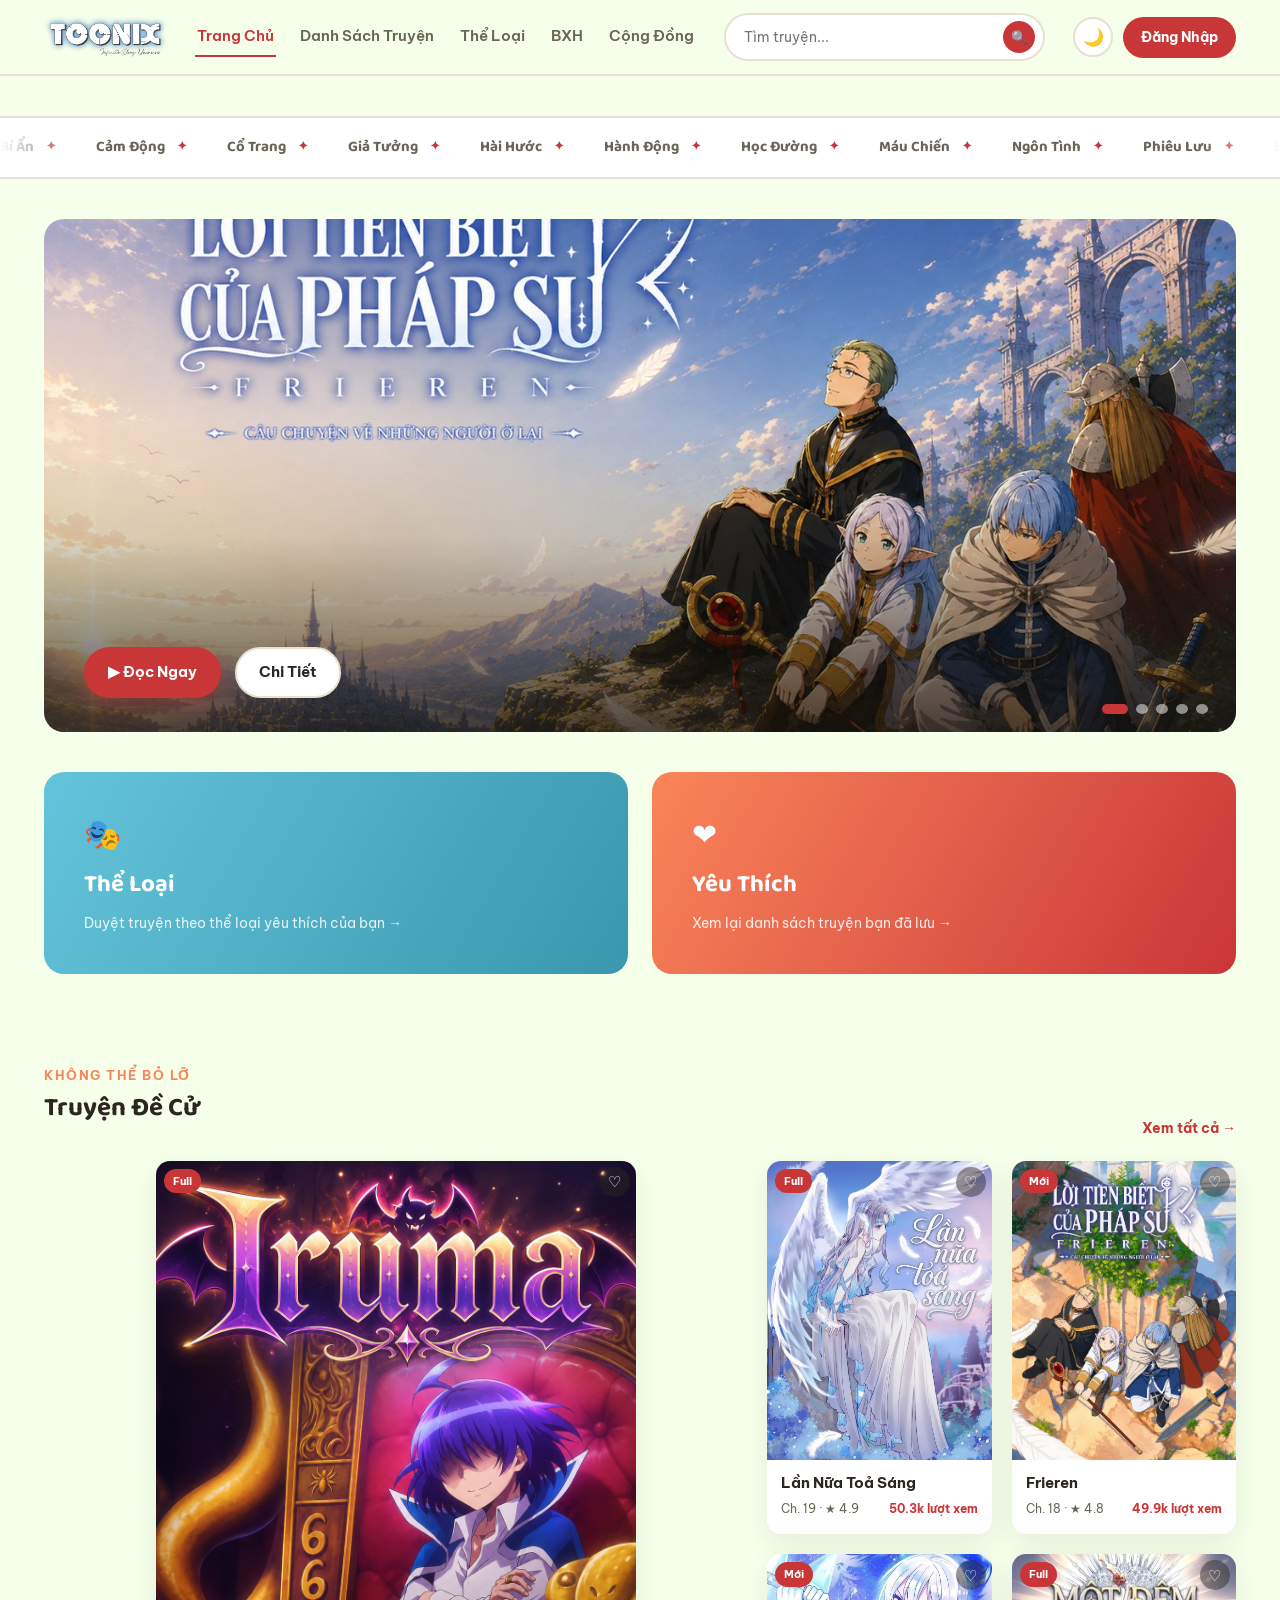
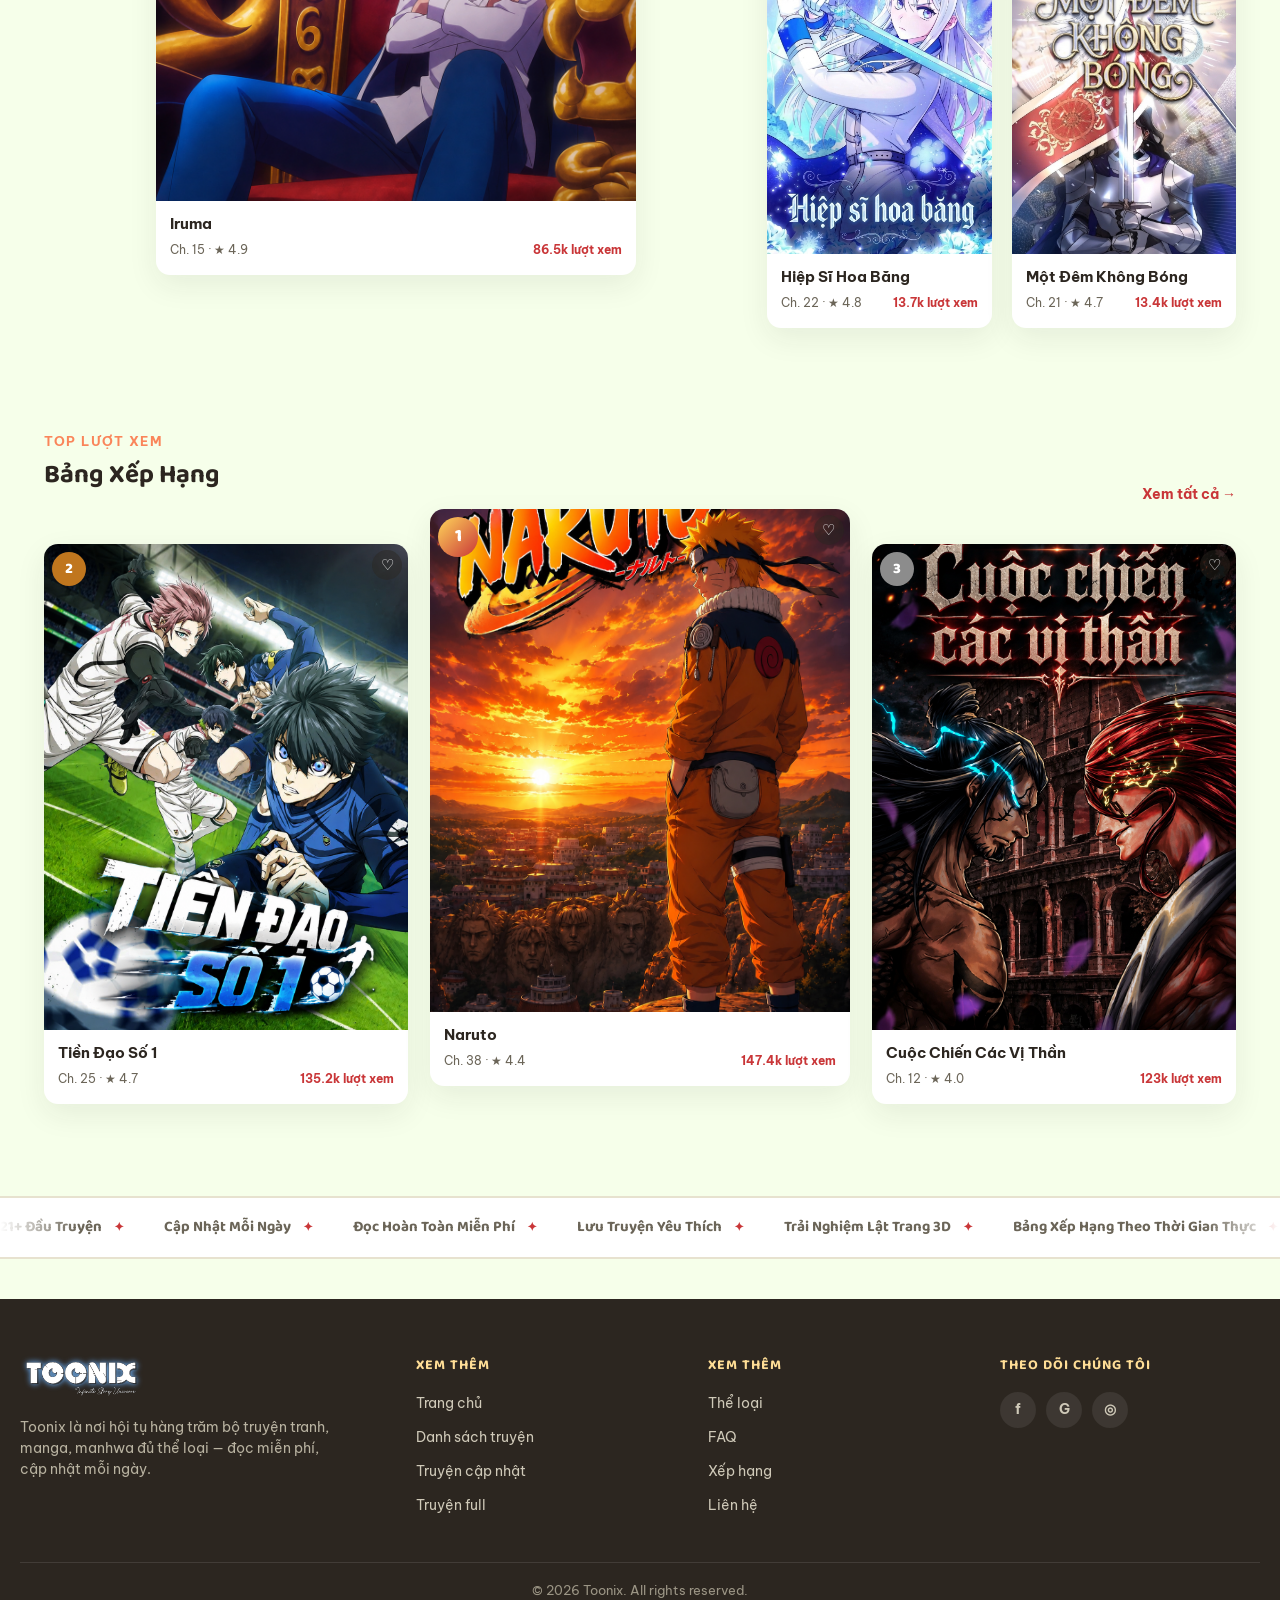
<file: index.html>
<!DOCTYPE html>
<html lang="vi">
<head>
<meta charset="UTF-8">
<script>(function(){try{document.documentElement.setAttribute("data-theme",localStorage.getItem("toonix_theme")||"light");}catch(e){}})();</script>
<meta name="viewport" content="width=device-width, initial-scale=1.0">
<title>Toonix — Đọc Truyện Tranh Online</title>
<meta name="description" content="Toonix — website đọc truyện tranh, manga, manhwa online miễn phí, cập nhật mỗi ngày.">
<link rel="preconnect" href="https://fonts.googleapis.com">
<link rel="preconnect" href="https://fonts.gstatic.com" crossorigin>
<link href="https://fonts.googleapis.com/css2?family=Baloo+2:wght@500;600;700;800&family=Be+Vietnam+Pro:wght@400;500;600;700&family=Caveat:wght@600&display=swap" rel="stylesheet">
<link rel="stylesheet" href="css/style.css">
</head>
<body data-page="home">

<header class="site-header">
  <div class="container">
    <a href="index.html" class="logo">
      <img src="assets/logo.png" alt="Toonix - Infinite Story Universe">
    </a>
    <nav class="main-nav">
      <a href="index.html" data-nav="home">Trang Chủ</a>
      <a href="list.html" data-nav="list">Danh Sách Truyện</a>
      <a href="the-loai.html" data-nav="genre">Thể Loại</a>
      <a href="top.html" data-nav="top">BXH</a>
      <a href="#" data-nav="community">Cộng Đồng</a>
    </nav>
    <form id="header-search" class="search-box">
      <input type="text" placeholder="Tìm truyện...">
      <button type="submit" aria-label="Tìm kiếm">🔍</button>
    </form>
    <div class="header-actions">
      <button id="theme-toggle" class="icon-btn" type="button" title="Chuyển giao diện sáng/tối">🌙</button>
      <div id="auth-area" class="auth-area"></div>
    </div>
  </div>
</header>

<div class="marquee-band">
  <div class="marquee-wrap">
    <div class="marquee-track" id="marquee-genres"></div>
  </div>
</div>

<main class="container">

  <section class="hero" id="hero">
    <div class="hero-slides"></div>
    <div class="hero-dots"></div>
  </section>

  <div class="tile-row">
    <a class="big-tile tile-genre" href="list.html">
      <span class="tile-icon anim-floaty">🎭</span>
      <h3>Thể Loại</h3>
      <p>Duyệt truyện theo thể loại yêu thích của bạn →</p>
    </a>
    <a class="big-tile tile-fav" href="favorites.html">
      <span class="tile-icon anim-floaty" style="animation-delay:-2.5s">❤</span>
      <h3>Yêu Thích</h3>
      <p>Xem lại danh sách truyện bạn đã lưu →</p>
    </a>
  </div>

  <section class="section" id="de-cu">
    <div class="section-head">
      <div>
        <span class="eyebrow">Không thể bỏ lỡ</span>
        <h2>Truyện Đề Cử</h2>
      </div>
      <a class="see-all" href="list.html">Xem tất cả →</a>
    </div>
    <div class="featured-layout">
      <div class="featured-main" id="featured-main"></div>
      <div class="featured-grid" id="featured-grid"></div>
    </div>
  </section>

  <section class="section" id="bxh">
    <div class="section-head">
      <div>
        <span class="eyebrow">Top lượt xem</span>
        <h2>Bảng Xếp Hạng</h2>
      </div>
      <a class="see-all" href="list.html">Xem tất cả →</a>
    </div>
    <div class="ranking-podium" id="ranking-podium"></div>
  </section>

</main>

<div class="marquee-band">
  <div class="marquee-wrap">
    <div class="marquee-track" id="marquee-features"></div>
  </div>
</div>

<footer class="site-footer">
  <div class="container footer-top">
    <div class="footer-about">
      <a href="index.html" class="logo">
        <img src="assets/logo.png" alt="Toonix - Infinite Story Universe">
      </a>
      <p>Toonix là nơi hội tụ hàng trăm bộ truyện tranh, manga, manhwa đủ thể loại — đọc miễn phí, cập nhật mỗi ngày.</p>
    </div>
    <div class="footer-col">
      <h4>Xem Thêm</h4>
      <ul>
        <li><a href="index.html">Trang chủ</a></li>
        <li><a href="list.html">Danh sách truyện</a></li>
        <li><a href="truyen-cap-nhat.html">Truyện cập nhật</a></li>
        <li><a href="truyen-full.html">Truyện full</a></li>
      </ul>
    </div>
    <div class="footer-col">
      <h4>Xem Thêm</h4>
      <ul>
        <li><a href="the-loai.html">Thể loại</a></li>
        <li><a href="#">FAQ</a></li>
        <li><a href="top.html">Xếp hạng</a></li>
        <li><a href="#">Liên hệ</a></li>
      </ul>
    </div>
    <div class="footer-col">
      <h4>Theo Dõi Chúng Tôi</h4>
      <div class="social-row">
        <a href="#" aria-label="Facebook">f</a>
        <a href="#" aria-label="Google">G</a>
        <a href="#" aria-label="Instagram">◎</a>
      </div>
    </div>
  </div>
  <div class="footer-bottom container">© 2026 Toonix. All rights reserved.</div>
</footer>

<script src="js/data.js"></script>
<script src="js/auth.js"></script>
<script src="js/main.js"></script>
</body>
</html>
</file>
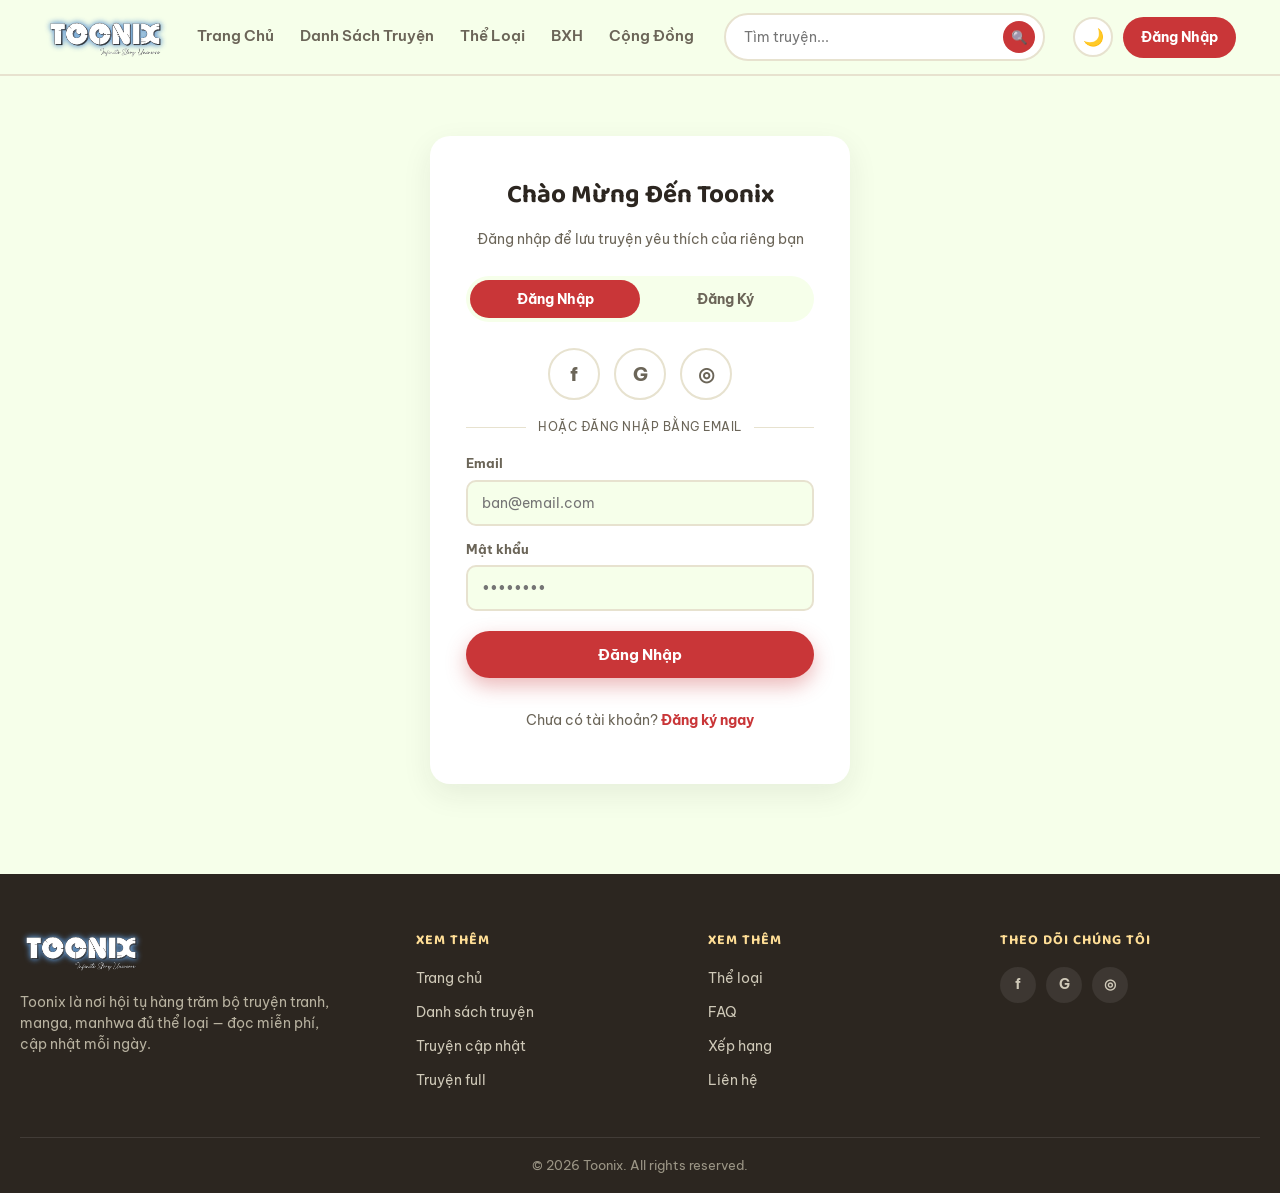
<file: auth.html>
<!DOCTYPE html>
<html lang="vi">
<head>
<meta charset="UTF-8">
<script>(function(){try{document.documentElement.setAttribute("data-theme",localStorage.getItem("toonix_theme")||"light");}catch(e){}})();</script>
<meta name="viewport" content="width=device-width, initial-scale=1.0">
<title>Đăng Nhập / Đăng Ký — Toonix</title>
<link rel="preconnect" href="https://fonts.googleapis.com">
<link rel="preconnect" href="https://fonts.gstatic.com" crossorigin>
<link href="https://fonts.googleapis.com/css2?family=Baloo+2:wght@500;600;700;800&family=Be+Vietnam+Pro:wght@400;500;600;700&family=Caveat:wght@600&display=swap" rel="stylesheet">
<link rel="stylesheet" href="css/style.css">
</head>
<body data-page="auth">

<header class="site-header">
  <div class="container">
    <a href="index.html" class="logo">
      <img src="assets/logo.png" alt="Toonix - Infinite Story Universe">
    </a>
    <nav class="main-nav">
      <a href="index.html" data-nav="home">Trang Chủ</a>
      <a href="list.html" data-nav="list">Danh Sách Truyện</a>
      <a href="the-loai.html" data-nav="genre">Thể Loại</a>
      <a href="top.html" data-nav="top">BXH</a>
      <a href="#" data-nav="community">Cộng Đồng</a>
    </nav>
    <form id="header-search" class="search-box">
      <input type="text" placeholder="Tìm truyện...">
      <button type="submit" aria-label="Tìm kiếm">🔍</button>
    </form>
    <div class="header-actions">
      <button id="theme-toggle" class="icon-btn" type="button" title="Chuyển giao diện sáng/tối">🌙</button>
      <div id="auth-area" class="auth-area"></div>
    </div>
  </div>
</header>

<main class="container">
  <div class="auth-wrap">
    <h1>Chào Mừng Đến Toonix</h1>
    <p class="sub">Đăng nhập để lưu truyện yêu thích của riêng bạn</p>

    <div class="auth-tabs">
      <button type="button" id="tab-login" class="active">Đăng Nhập</button>
      <button type="button" id="tab-register">Đăng Ký</button>
    </div>

    <div id="social-login-block">
      <div class="social-login-row">
        <button type="button" class="social-btn" data-social="Facebook" title="Đăng nhập bằng Facebook">f</button>
        <button type="button" class="social-btn" data-social="Google" title="Đăng nhập bằng Google">G</button>
        <button type="button" class="social-btn" data-social="Toonix ID" title="Đăng nhập bằng Toonix ID">◎</button>
      </div>
      <div class="or-divider">hoặc đăng nhập bằng email</div>
    </div>

    <p class="auth-error" id="login-error"></p>
    <form id="login-form" class="auth-form active">
      <div>
        <label for="login-email">Email</label>
        <input type="email" id="login-email" placeholder="ban@email.com" required>
      </div>
      <div>
        <label for="login-password">Mật khẩu</label>
        <input type="password" id="login-password" placeholder="••••••••" required minlength="4">
      </div>
      <button type="submit" class="btn btn-primary">Đăng Nhập</button>
      <p class="auth-switch">Chưa có tài khoản? <a href="#" id="go-register">Đăng ký ngay</a></p>
    </form>

    <p class="auth-error" id="register-error"></p>
    <p class="auth-success" id="register-success"></p>
    <form id="register-form" class="auth-form">
      <div>
        <label for="register-name">Tên hiển thị</label>
        <input type="text" id="register-name" placeholder="Nguyễn Văn A" required>
      </div>
      <div>
        <label for="register-email">Email</label>
        <input type="email" id="register-email" placeholder="ban@email.com" required>
      </div>
      <div>
        <label for="register-password">Mật khẩu</label>
        <input type="password" id="register-password" placeholder="Tối thiểu 4 ký tự" required minlength="4">
      </div>
      <div>
        <label for="register-password2">Nhập lại mật khẩu</label>
        <input type="password" id="register-password2" placeholder="••••••••" required minlength="4">
      </div>
      <button type="submit" class="btn btn-primary">Tạo Tài Khoản</button>
      <p class="auth-switch">Đã có tài khoản? <a href="#" id="go-login">Đăng nhập</a></p>
    </form>
  </div>
</main>

<footer class="site-footer">
  <div class="container footer-top">
    <div class="footer-about">
      <a href="index.html" class="logo">
        <img src="assets/logo.png" alt="Toonix - Infinite Story Universe">
      </a>
      <p>Toonix là nơi hội tụ hàng trăm bộ truyện tranh, manga, manhwa đủ thể loại — đọc miễn phí, cập nhật mỗi ngày.</p>
    </div>
    <div class="footer-col">
      <h4>Xem Thêm</h4>
      <ul>
        <li><a href="index.html">Trang chủ</a></li>
        <li><a href="list.html">Danh sách truyện</a></li>
        <li><a href="truyen-cap-nhat.html">Truyện cập nhật</a></li>
        <li><a href="truyen-full.html">Truyện full</a></li>
      </ul>
    </div>
    <div class="footer-col">
      <h4>Xem Thêm</h4>
      <ul>
        <li><a href="the-loai.html">Thể loại</a></li>
        <li><a href="#">FAQ</a></li>
        <li><a href="top.html">Xếp hạng</a></li>
        <li><a href="#">Liên hệ</a></li>
      </ul>
    </div>
    <div class="footer-col">
      <h4>Theo Dõi Chúng Tôi</h4>
      <div class="social-row">
        <a href="#" aria-label="Facebook">f</a>
        <a href="#" aria-label="Google">G</a>
        <a href="#" aria-label="Instagram">◎</a>
      </div>
    </div>
  </div>
  <div class="footer-bottom container">© 2026 Toonix. All rights reserved.</div>
</footer>

<script src="js/data.js"></script>
<script src="js/auth.js"></script>
<script src="js/main.js"></script>
<script>
document.addEventListener("DOMContentLoaded", () => {
  const tabLogin = document.getElementById("tab-login");
  const tabRegister = document.getElementById("tab-register");
  const loginForm = document.getElementById("login-form");
  const registerForm = document.getElementById("register-form");
  const socialBlock = document.getElementById("social-login-block");

  function showLogin() {
    tabLogin.classList.add("active"); tabRegister.classList.remove("active");
    loginForm.classList.add("active"); registerForm.classList.remove("active");
    socialBlock.style.display = "block";
  }
  function showRegister() {
    tabRegister.classList.add("active"); tabLogin.classList.remove("active");
    registerForm.classList.add("active"); loginForm.classList.remove("active");
    socialBlock.style.display = "none";
  }

  document.querySelectorAll(".social-btn").forEach((btn) => {
    btn.addEventListener("click", () => showToast(`Đăng nhập bằng ${btn.dataset.social} đang được phát triển`));
  });
  tabLogin.addEventListener("click", showLogin);
  tabRegister.addEventListener("click", showRegister);
  document.getElementById("go-register").addEventListener("click", (e) => { e.preventDefault(); showRegister(); });
  document.getElementById("go-login").addEventListener("click", (e) => { e.preventDefault(); showLogin(); });

  const redirect = new URLSearchParams(location.search).get("redirect") || "index.html";

  loginForm.addEventListener("submit", (e) => {
    e.preventDefault();
    const email = document.getElementById("login-email").value.trim();
    const password = document.getElementById("login-password").value;
    const errorEl = document.getElementById("login-error");
    const result = loginUser(email, password);
    if (!result.ok) {
      errorEl.textContent = result.error;
      errorEl.classList.add("show");
      return;
    }
    location.href = redirect;
  });

  registerForm.addEventListener("submit", (e) => {
    e.preventDefault();
    const name = document.getElementById("register-name").value.trim();
    const email = document.getElementById("register-email").value.trim();
    const password = document.getElementById("register-password").value;
    const password2 = document.getElementById("register-password2").value;
    const errorEl = document.getElementById("register-error");
    errorEl.classList.remove("show");

    if (password !== password2) {
      errorEl.textContent = "Mật khẩu nhập lại không khớp.";
      errorEl.classList.add("show");
      return;
    }
    const result = registerUser(name, email, password);
    if (!result.ok) {
      errorEl.textContent = result.error;
      errorEl.classList.add("show");
      return;
    }
    location.href = `onboarding-gioitinh.html?redirect=${encodeURIComponent(redirect)}`;
  });
});
</script>
</body>
</html>
</file>
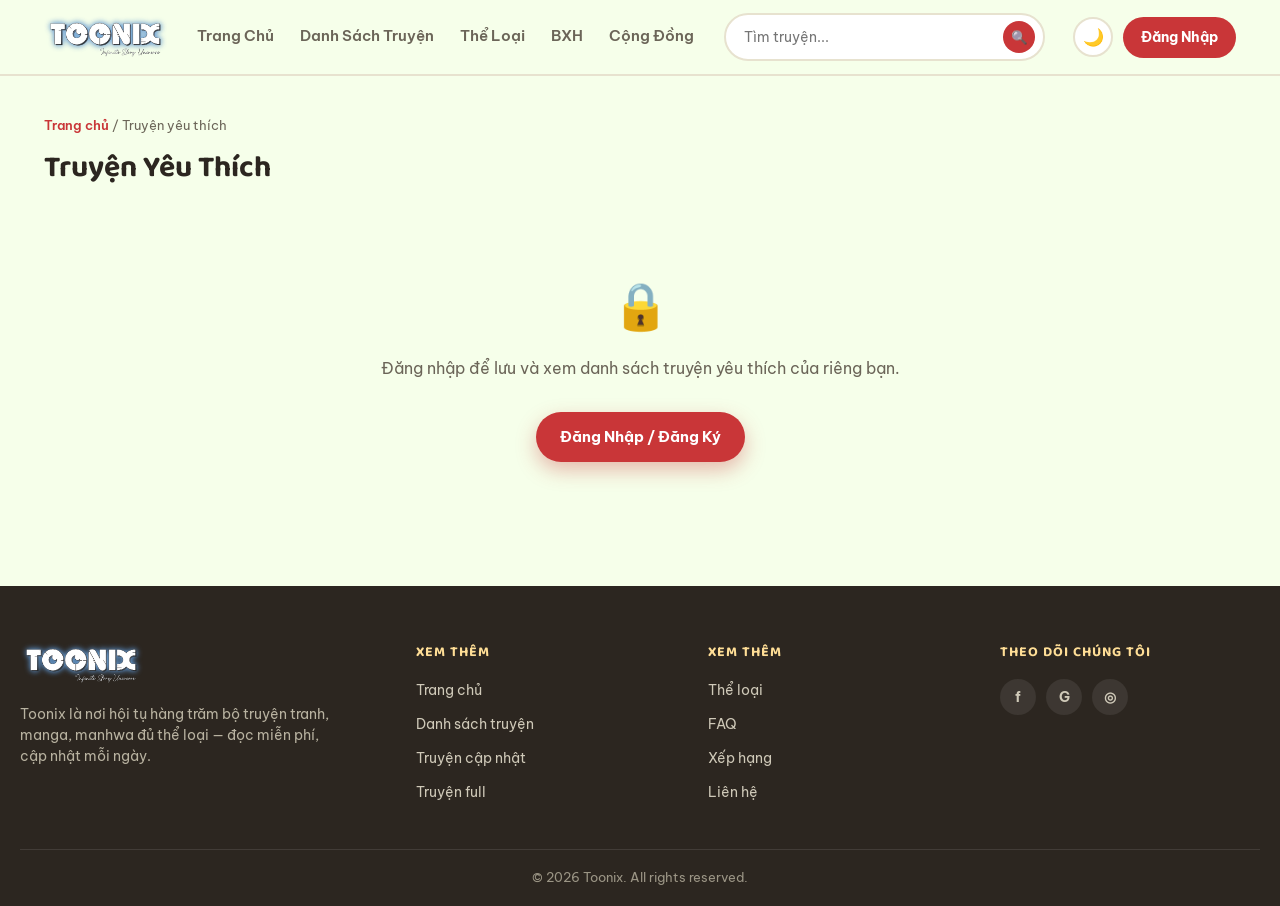
<file: favorites.html>
<!DOCTYPE html>
<html lang="vi">
<head>
<meta charset="UTF-8">
<script>(function(){try{document.documentElement.setAttribute("data-theme",localStorage.getItem("toonix_theme")||"light");}catch(e){}})();</script>
<meta name="viewport" content="width=device-width, initial-scale=1.0">
<title>Truyện Yêu Thích — Toonix</title>
<link rel="preconnect" href="https://fonts.googleapis.com">
<link rel="preconnect" href="https://fonts.gstatic.com" crossorigin>
<link href="https://fonts.googleapis.com/css2?family=Baloo+2:wght@500;600;700;800&family=Be+Vietnam+Pro:wght@400;500;600;700&family=Caveat:wght@600&display=swap" rel="stylesheet">
<link rel="stylesheet" href="css/style.css">
</head>
<body data-page="favorites">

<header class="site-header">
  <div class="container">
    <a href="index.html" class="logo">
      <img src="assets/logo.png" alt="Toonix - Infinite Story Universe">
    </a>
    <nav class="main-nav">
      <a href="index.html" data-nav="home">Trang Chủ</a>
      <a href="list.html" data-nav="list">Danh Sách Truyện</a>
      <a href="the-loai.html" data-nav="genre">Thể Loại</a>
      <a href="top.html" data-nav="top">BXH</a>
      <a href="#" data-nav="community">Cộng Đồng</a>
    </nav>
    <form id="header-search" class="search-box">
      <input type="text" placeholder="Tìm truyện...">
      <button type="submit" aria-label="Tìm kiếm">🔍</button>
    </form>
    <div class="header-actions">
      <button id="theme-toggle" class="icon-btn" type="button" title="Chuyển giao diện sáng/tối">🌙</button>
      <div id="auth-area" class="auth-area"></div>
    </div>
  </div>
</header>

<main class="container">
  <div class="page-head">
    <div class="breadcrumb"><a href="index.html">Trang chủ</a> / Truyện yêu thích</div>
    <h1>Truyện Yêu Thích <span id="fav-count" style="color:var(--ink-soft); font-size:16px; font-weight:600;"></span></h1>
  </div>

  <div class="empty-state" id="fav-guest-notice" style="display:none;">
    <div class="icon">🔒</div>
    <p>Đăng nhập để lưu và xem danh sách truyện yêu thích của riêng bạn.</p>
    <a class="btn btn-primary" href="auth.html?redirect=favorites.html">Đăng Nhập / Đăng Ký</a>
  </div>

  <div class="story-grid" id="grid-favorites" style="margin-top:24px;"></div>
</main>

<footer class="site-footer">
  <div class="container footer-top">
    <div class="footer-about">
      <a href="index.html" class="logo">
        <img src="assets/logo.png" alt="Toonix - Infinite Story Universe">
      </a>
      <p>Toonix là nơi hội tụ hàng trăm bộ truyện tranh, manga, manhwa đủ thể loại — đọc miễn phí, cập nhật mỗi ngày.</p>
    </div>
    <div class="footer-col">
      <h4>Xem Thêm</h4>
      <ul>
        <li><a href="index.html">Trang chủ</a></li>
        <li><a href="list.html">Danh sách truyện</a></li>
        <li><a href="truyen-cap-nhat.html">Truyện cập nhật</a></li>
        <li><a href="truyen-full.html">Truyện full</a></li>
      </ul>
    </div>
    <div class="footer-col">
      <h4>Xem Thêm</h4>
      <ul>
        <li><a href="the-loai.html">Thể loại</a></li>
        <li><a href="#">FAQ</a></li>
        <li><a href="top.html">Xếp hạng</a></li>
        <li><a href="#">Liên hệ</a></li>
      </ul>
    </div>
    <div class="footer-col">
      <h4>Theo Dõi Chúng Tôi</h4>
      <div class="social-row">
        <a href="#" aria-label="Facebook">f</a>
        <a href="#" aria-label="Google">G</a>
        <a href="#" aria-label="Instagram">◎</a>
      </div>
    </div>
  </div>
  <div class="footer-bottom container">© 2026 Toonix. All rights reserved.</div>
</footer>

<script src="js/data.js"></script>
<script src="js/auth.js"></script>
<script src="js/main.js"></script>
</body>
</html>
</file>
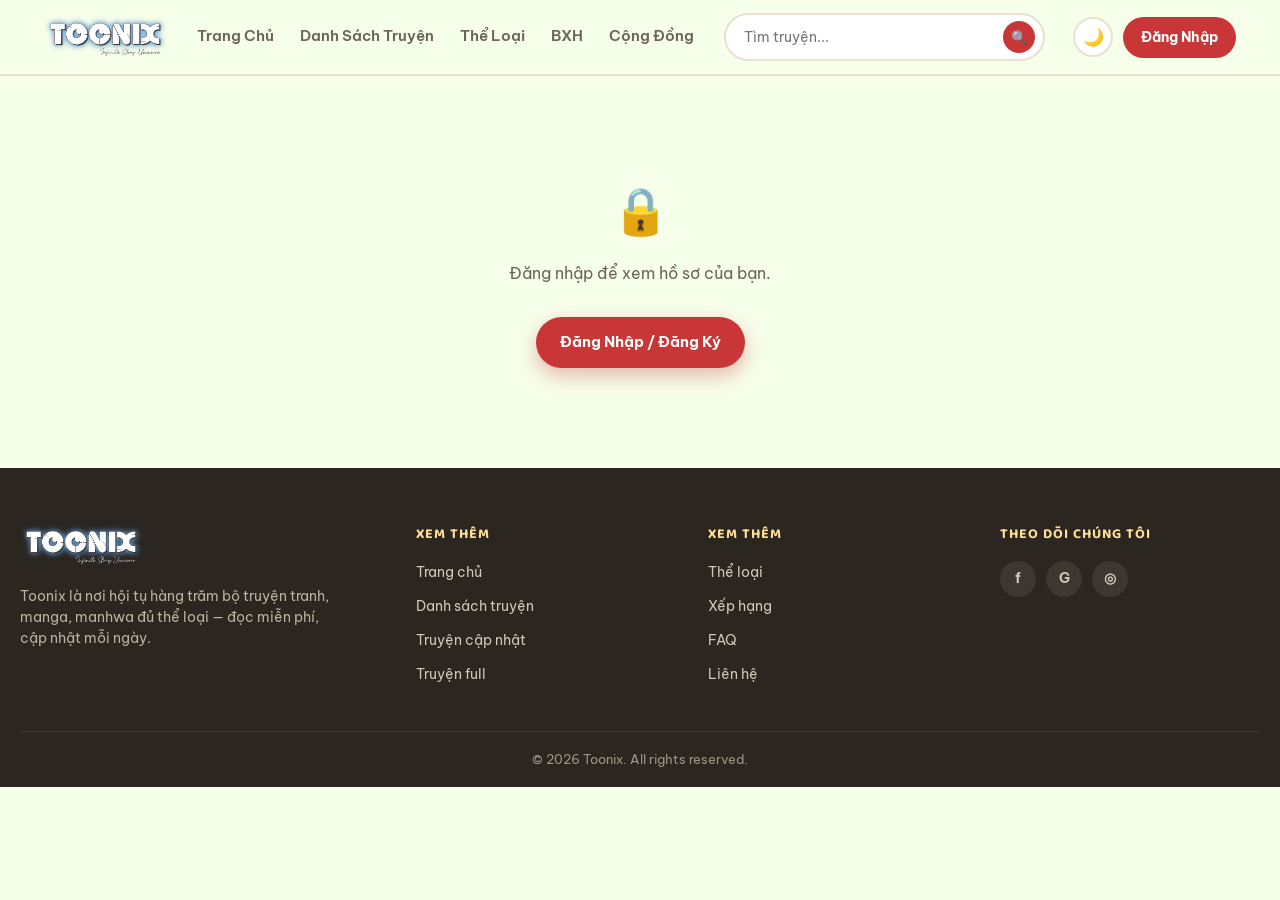
<file: ho-so.html>
<!DOCTYPE html>
<html lang="vi">
<head>
<meta charset="UTF-8">
<script>(function(){try{document.documentElement.setAttribute("data-theme",localStorage.getItem("toonix_theme")||"light");}catch(e){}})();</script>
<meta name="viewport" content="width=device-width, initial-scale=1.0">
<title>Hồ Sơ Của Bạn — Toonix</title>
<link rel="preconnect" href="https://fonts.googleapis.com">
<link rel="preconnect" href="https://fonts.gstatic.com" crossorigin>
<link href="https://fonts.googleapis.com/css2?family=Baloo+2:wght@500;600;700;800&family=Be+Vietnam+Pro:wght@400;500;600;700&family=Caveat:wght@600&display=swap" rel="stylesheet">
<link rel="stylesheet" href="css/style.css">
</head>
<body data-page="profile">

<header class="site-header">
  <div class="container">
    <a href="index.html" class="logo">
      <img src="assets/logo.png" alt="Toonix - Infinite Story Universe">
    </a>
    <nav class="main-nav">
      <a href="index.html" data-nav="home">Trang Chủ</a>
      <a href="list.html" data-nav="list">Danh Sách Truyện</a>
      <a href="the-loai.html" data-nav="genre">Thể Loại</a>
      <a href="top.html" data-nav="top">BXH</a>
      <a href="#" data-nav="community">Cộng Đồng</a>
    </nav>
    <form id="header-search" class="search-box">
      <input type="text" placeholder="Tìm truyện...">
      <button type="submit" aria-label="Tìm kiếm">🔍</button>
    </form>
    <div class="header-actions">
      <button id="theme-toggle" class="icon-btn" type="button" title="Chuyển giao diện sáng/tối">🌙</button>
      <div id="auth-area" class="auth-area"></div>
    </div>
  </div>
</header>

<main class="container">
  <div class="empty-state" id="profile-guest-notice" style="display:none; margin-top:40px;">
    <div class="icon">🔒</div>
    <p>Đăng nhập để xem hồ sơ của bạn.</p>
    <a class="btn btn-primary" href="auth.html?redirect=ho-so.html">Đăng Nhập / Đăng Ký</a>
  </div>

  <div class="profile-wrap" id="profile-root" style="display:none;">
    <h1>Hồ Sơ Của Bạn</h1>
    <div class="profile-avatar" id="profile-avatar"></div>
    <h2 id="profile-name" style="margin-bottom:0;"></h2>

    <div class="tile-row" style="margin-top:30px;">
      <a class="big-tile tile-genre" href="lich-su-doc.html">
        <span class="tile-icon">🕘</span>
        <h3>Lịch Sử Đọc</h3>
        <p>Xem lại các chương bạn vừa đọc →</p>
      </a>
      <a class="big-tile tile-fav" href="favorites.html">
        <span class="tile-icon">❤</span>
        <h3>Truyện Yêu Thích</h3>
        <p>Xem danh sách truyện đã lưu →</p>
      </a>
    </div>

    <form class="profile-form-card" id="profile-form">
      <h2>Thông Tin Của Bạn</h2>
      <p class="profile-save-msg" id="profile-save-msg">Đã lưu thông tin!</p>
      <div class="field">
        <label for="p-name">Họ tên</label>
        <input type="text" id="p-name" placeholder="Nguyễn Văn A">
      </div>
      <div class="field">
        <label for="p-birthday">Sinh nhật</label>
        <input type="date" id="p-birthday">
      </div>
      <div class="field">
        <label for="p-email">Email</label>
        <input type="email" id="p-email" disabled>
      </div>
      <button type="submit" class="btn btn-primary">Lưu Thay Đổi</button>
    </form>
  </div>
</main>

<footer class="site-footer">
  <div class="container footer-top">
    <div class="footer-about">
      <a href="index.html" class="logo">
        <img src="assets/logo.png" alt="Toonix - Infinite Story Universe">
      </a>
      <p>Toonix là nơi hội tụ hàng trăm bộ truyện tranh, manga, manhwa đủ thể loại — đọc miễn phí, cập nhật mỗi ngày.</p>
    </div>
    <div class="footer-col">
      <h4>Xem Thêm</h4>
      <ul>
        <li><a href="index.html">Trang chủ</a></li>
        <li><a href="list.html">Danh sách truyện</a></li>
        <li><a href="truyen-cap-nhat.html">Truyện cập nhật</a></li>
        <li><a href="truyen-full.html">Truyện full</a></li>
      </ul>
    </div>
    <div class="footer-col">
      <h4>Xem Thêm</h4>
      <ul>
        <li><a href="the-loai.html">Thể loại</a></li>
        <li><a href="top.html">Xếp hạng</a></li>
        <li><a href="#">FAQ</a></li>
        <li><a href="#">Liên hệ</a></li>
      </ul>
    </div>
    <div class="footer-col">
      <h4>Theo Dõi Chúng Tôi</h4>
      <div class="social-row">
        <a href="#" aria-label="Facebook">f</a>
        <a href="#" aria-label="Google">G</a>
        <a href="#" aria-label="Instagram">◎</a>
      </div>
    </div>
  </div>
  <div class="footer-bottom container">© 2026 Toonix. All rights reserved.</div>
</footer>

<script src="js/data.js"></script>
<script src="js/auth.js"></script>
<script src="js/main.js"></script>
<script>
document.addEventListener("DOMContentLoaded", () => {
  const user = getCurrentUser();
  const guestNotice = document.getElementById("profile-guest-notice");
  const root = document.getElementById("profile-root");

  if (!user) {
    guestNotice.style.display = "block";
    return;
  }
  root.style.display = "block";

  const avatar = document.getElementById("profile-avatar");
  avatar.textContent = (user.name || user.email).trim().charAt(0).toUpperCase();
  document.getElementById("profile-name").textContent = user.name;
  document.getElementById("p-name").value = user.name || "";
  document.getElementById("p-birthday").value = user.birthday || "";
  document.getElementById("p-email").value = user.email || "";

  document.getElementById("profile-form").addEventListener("submit", (e) => {
    e.preventDefault();
    updateCurrentUser({
      name: document.getElementById("p-name").value.trim() || user.name,
      birthday: document.getElementById("p-birthday").value,
    });
    document.getElementById("profile-name").textContent = document.getElementById("p-name").value.trim();
    avatar.textContent = document.getElementById("p-name").value.trim().charAt(0).toUpperCase();
    const msg = document.getElementById("profile-save-msg");
    msg.classList.add("show");
    renderAuthArea();
    setTimeout(() => msg.classList.remove("show"), 2500);
  });
});
</script>
</body>
</html>
</file>
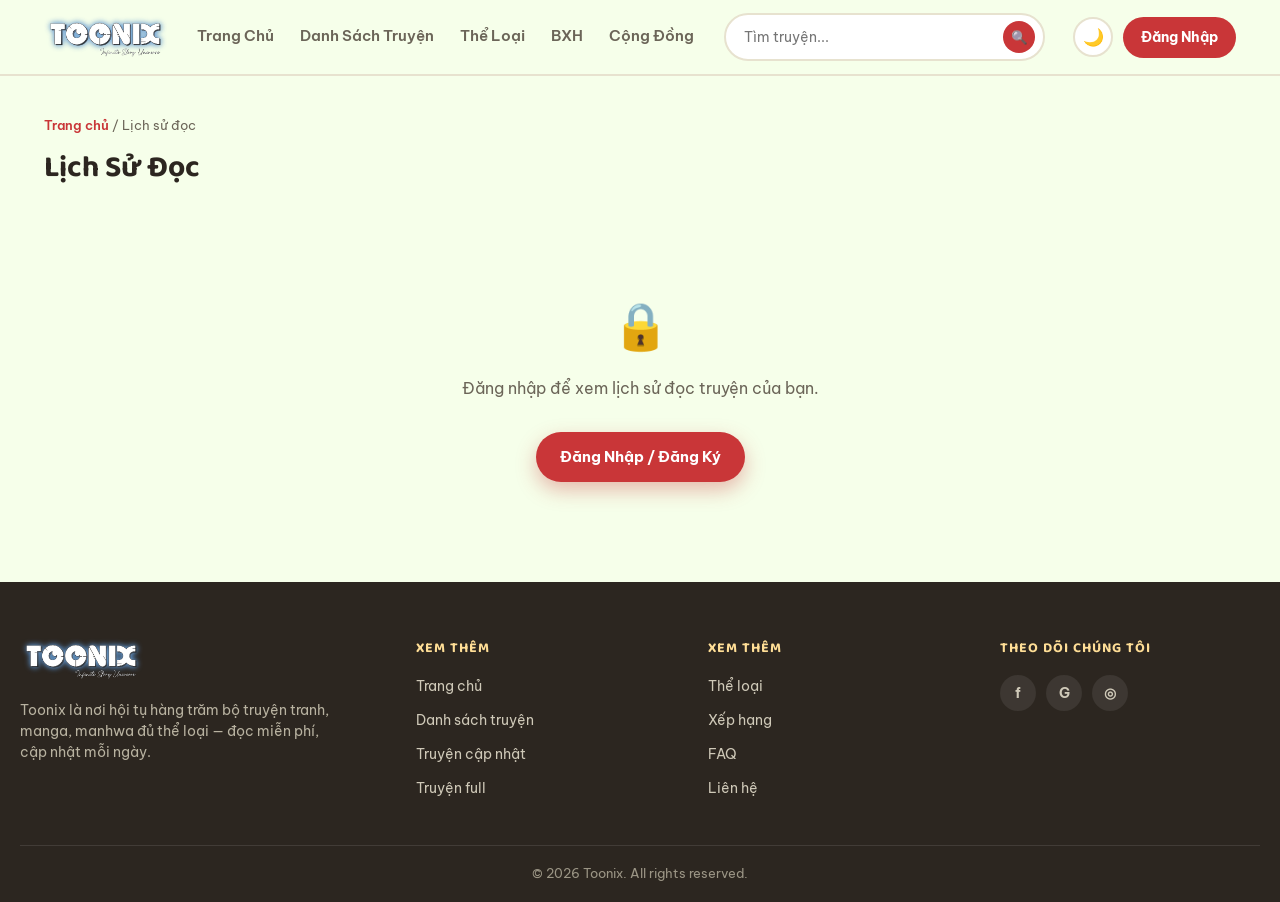
<file: lich-su-doc.html>
<!DOCTYPE html>
<html lang="vi">
<head>
<meta charset="UTF-8">
<script>(function(){try{document.documentElement.setAttribute("data-theme",localStorage.getItem("toonix_theme")||"light");}catch(e){}})();</script>
<meta name="viewport" content="width=device-width, initial-scale=1.0">
<title>Lịch Sử Đọc — Toonix</title>
<link rel="preconnect" href="https://fonts.googleapis.com">
<link rel="preconnect" href="https://fonts.gstatic.com" crossorigin>
<link href="https://fonts.googleapis.com/css2?family=Baloo+2:wght@500;600;700;800&family=Be+Vietnam+Pro:wght@400;500;600;700&family=Caveat:wght@600&display=swap" rel="stylesheet">
<link rel="stylesheet" href="css/style.css">
</head>
<body data-page="history">

<header class="site-header">
  <div class="container">
    <a href="index.html" class="logo">
      <img src="assets/logo.png" alt="Toonix - Infinite Story Universe">
    </a>
    <nav class="main-nav">
      <a href="index.html" data-nav="home">Trang Chủ</a>
      <a href="list.html" data-nav="list">Danh Sách Truyện</a>
      <a href="the-loai.html" data-nav="genre">Thể Loại</a>
      <a href="top.html" data-nav="top">BXH</a>
      <a href="#" data-nav="community">Cộng Đồng</a>
    </nav>
    <form id="header-search" class="search-box">
      <input type="text" placeholder="Tìm truyện...">
      <button type="submit" aria-label="Tìm kiếm">🔍</button>
    </form>
    <div class="header-actions">
      <button id="theme-toggle" class="icon-btn" type="button" title="Chuyển giao diện sáng/tối">🌙</button>
      <div id="auth-area" class="auth-area"></div>
    </div>
  </div>
</header>

<main class="container">
  <div class="page-head" style="display:flex; justify-content:space-between; align-items:flex-end; flex-wrap:wrap; gap:10px;">
    <div>
      <div class="breadcrumb"><a href="index.html">Trang chủ</a> / Lịch sử đọc</div>
      <h1>Lịch Sử Đọc</h1>
    </div>
    <button id="history-clear-btn" class="btn btn-outline" type="button" style="display:none;">Xoá Lịch Sử</button>
  </div>

  <div class="empty-state" id="history-guest-notice" style="display:none; margin-top:20px;">
    <div class="icon">🔒</div>
    <p>Đăng nhập để xem lịch sử đọc truyện của bạn.</p>
    <a class="btn btn-primary" href="auth.html?redirect=lich-su-doc.html">Đăng Nhập / Đăng Ký</a>
  </div>

  <div id="history-root" style="display:none; margin-top:24px; max-width:760px;">
    <p class="empty-state" id="history-empty" style="display:none;">Bạn chưa đọc truyện nào. <a href="list.html">Khám phá truyện ngay</a></p>
    <div id="history-list"></div>
  </div>
</main>

<footer class="site-footer">
  <div class="container footer-top">
    <div class="footer-about">
      <a href="index.html" class="logo">
        <img src="assets/logo.png" alt="Toonix - Infinite Story Universe">
      </a>
      <p>Toonix là nơi hội tụ hàng trăm bộ truyện tranh, manga, manhwa đủ thể loại — đọc miễn phí, cập nhật mỗi ngày.</p>
    </div>
    <div class="footer-col">
      <h4>Xem Thêm</h4>
      <ul>
        <li><a href="index.html">Trang chủ</a></li>
        <li><a href="list.html">Danh sách truyện</a></li>
        <li><a href="truyen-cap-nhat.html">Truyện cập nhật</a></li>
        <li><a href="truyen-full.html">Truyện full</a></li>
      </ul>
    </div>
    <div class="footer-col">
      <h4>Xem Thêm</h4>
      <ul>
        <li><a href="the-loai.html">Thể loại</a></li>
        <li><a href="top.html">Xếp hạng</a></li>
        <li><a href="#">FAQ</a></li>
        <li><a href="#">Liên hệ</a></li>
      </ul>
    </div>
    <div class="footer-col">
      <h4>Theo Dõi Chúng Tôi</h4>
      <div class="social-row">
        <a href="#" aria-label="Facebook">f</a>
        <a href="#" aria-label="Google">G</a>
        <a href="#" aria-label="Instagram">◎</a>
      </div>
    </div>
  </div>
  <div class="footer-bottom container">© 2026 Toonix. All rights reserved.</div>
</footer>

<script src="js/data.js"></script>
<script src="js/auth.js"></script>
<script src="js/main.js"></script>
</body>
</html>
</file>
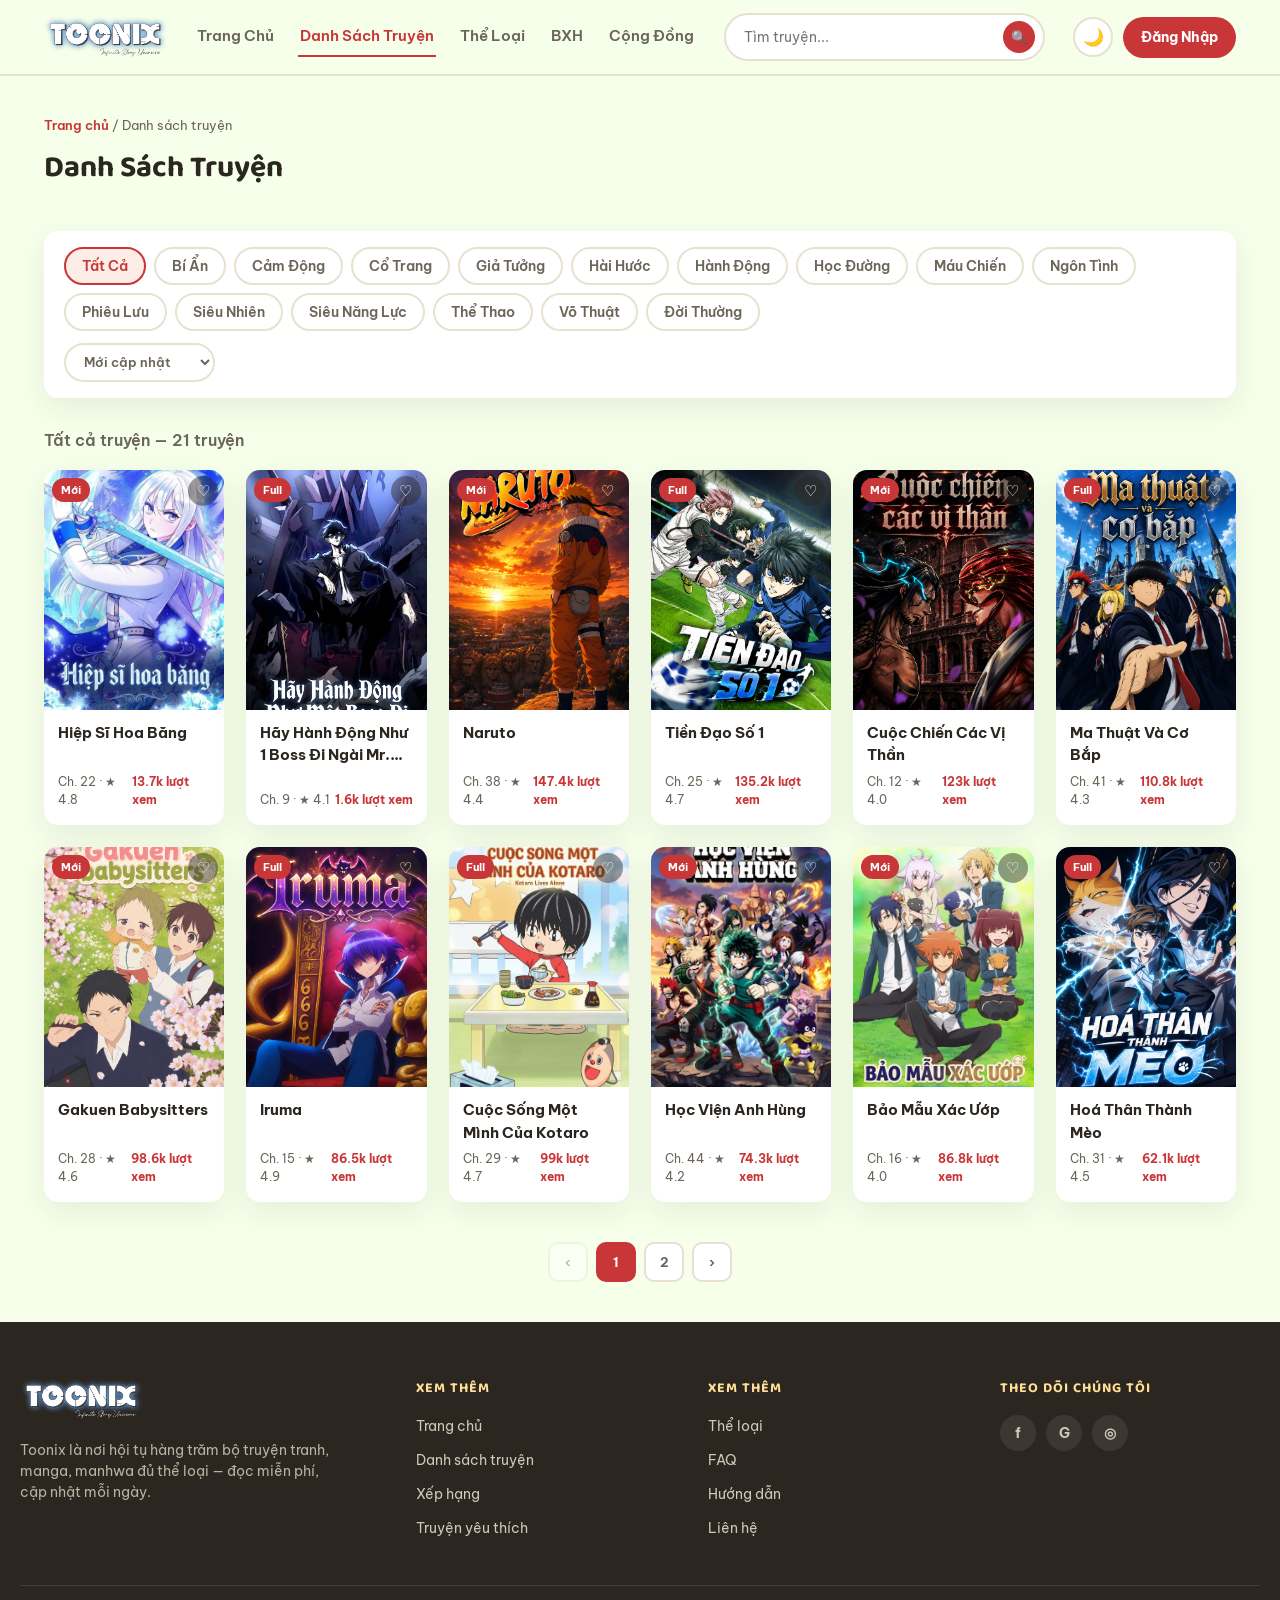
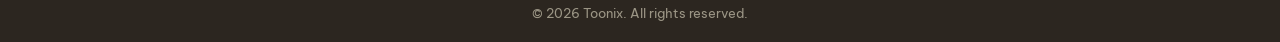
<file: list.html>
<!DOCTYPE html>
<html lang="vi">
<head>
<meta charset="UTF-8">
<script>(function(){try{document.documentElement.setAttribute("data-theme",localStorage.getItem("toonix_theme")||"light");}catch(e){}})();</script>
<meta name="viewport" content="width=device-width, initial-scale=1.0">
<title>Danh Sách Truyện — Toonix</title>
<link rel="preconnect" href="https://fonts.googleapis.com">
<link rel="preconnect" href="https://fonts.gstatic.com" crossorigin>
<link href="https://fonts.googleapis.com/css2?family=Baloo+2:wght@500;600;700;800&family=Be+Vietnam+Pro:wght@400;500;600;700&family=Caveat:wght@600&display=swap" rel="stylesheet">
<link rel="stylesheet" href="css/style.css">
</head>
<body data-page="list">

<header class="site-header">
  <div class="container">
    <a href="index.html" class="logo">
      <img src="assets/logo.png" alt="Toonix - Infinite Story Universe">
    </a>
    <nav class="main-nav">
      <a href="index.html" data-nav="home">Trang Chủ</a>
      <a href="list.html" data-nav="list">Danh Sách Truyện</a>
      <a href="list.html?genre=Hành%20Động" data-nav="genre">Thể Loại</a>
      <a href="index.html#bxh" data-nav="bxh">BXH</a>
      <a href="#" data-nav="community">Cộng Đồng</a>
    </nav>
    <form id="header-search" class="search-box">
      <input type="text" placeholder="Tìm truyện...">
      <button type="submit" aria-label="Tìm kiếm">🔍</button>
    </form>
    <div class="header-actions">
      <button id="theme-toggle" class="icon-btn" type="button" title="Chuyển giao diện sáng/tối">🌙</button>
      <div id="auth-area" class="auth-area"></div>
    </div>
  </div>
</header>

<main class="container">
  <div class="page-head">
    <div class="breadcrumb"><a href="index.html">Trang chủ</a> / Danh sách truyện</div>
    <h1>Danh Sách Truyện</h1>
  </div>

  <div class="toolbar">
    <div class="filters" id="genre-filters"></div>
    <select id="sort-select">
      <option value="latest">Mới cập nhật</option>
      <option value="views">Nhiều lượt xem</option>
      <option value="rating">Đánh giá cao</option>
      <option value="az">Tên A → Z</option>
    </select>
  </div>

  <p id="search-info" style="color:var(--ink-soft);font-weight:600;margin-bottom:18px;"></p>

  <div class="story-grid" id="grid-list"></div>
  <div class="pagination" id="pagination"></div>
</main>

<footer class="site-footer">
  <div class="container footer-top">
    <div class="footer-about">
      <a href="index.html" class="logo">
        <img src="assets/logo.png" alt="Toonix - Infinite Story Universe">
      </a>
      <p>Toonix là nơi hội tụ hàng trăm bộ truyện tranh, manga, manhwa đủ thể loại — đọc miễn phí, cập nhật mỗi ngày.</p>
    </div>
    <div class="footer-col">
      <h4>Xem Thêm</h4>
      <ul>
        <li><a href="index.html">Trang chủ</a></li>
        <li><a href="list.html">Danh sách truyện</a></li>
        <li><a href="index.html#bxh">Xếp hạng</a></li>
        <li><a href="favorites.html">Truyện yêu thích</a></li>
      </ul>
    </div>
    <div class="footer-col">
      <h4>Xem Thêm</h4>
      <ul>
        <li><a href="list.html?genre=Hành%20Động">Thể loại</a></li>
        <li><a href="#">FAQ</a></li>
        <li><a href="#">Hướng dẫn</a></li>
        <li><a href="#">Liên hệ</a></li>
      </ul>
    </div>
    <div class="footer-col">
      <h4>Theo Dõi Chúng Tôi</h4>
      <div class="social-row">
        <a href="#" aria-label="Facebook">f</a>
        <a href="#" aria-label="Google">G</a>
        <a href="#" aria-label="Instagram">◎</a>
      </div>
    </div>
  </div>
  <div class="footer-bottom container">© 2026 Toonix. All rights reserved.</div>
</footer>

<script src="js/data.js"></script>
<script src="js/auth.js"></script>
<script src="js/main.js"></script>
</body>
</html>
</file>
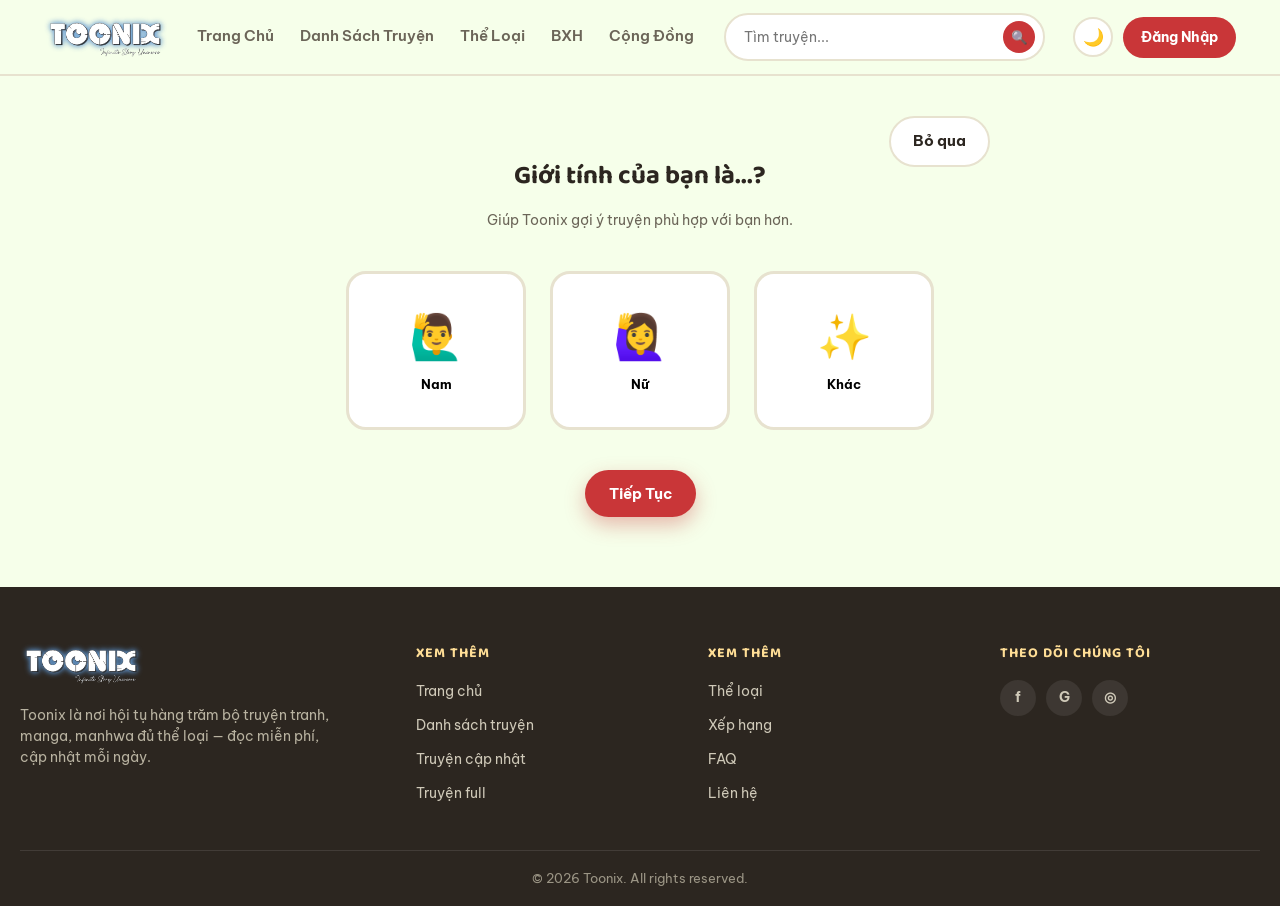
<file: onboarding-gioitinh.html>
<!DOCTYPE html>
<html lang="vi">
<head>
<meta charset="UTF-8">
<script>(function(){try{document.documentElement.setAttribute("data-theme",localStorage.getItem("toonix_theme")||"light");}catch(e){}})();</script>
<meta name="viewport" content="width=device-width, initial-scale=1.0">
<title>Giới Tính Của Bạn — Toonix</title>
<link rel="preconnect" href="https://fonts.googleapis.com">
<link rel="preconnect" href="https://fonts.gstatic.com" crossorigin>
<link href="https://fonts.googleapis.com/css2?family=Baloo+2:wght@500;600;700;800&family=Be+Vietnam+Pro:wght@400;500;600;700&family=Caveat:wght@600&display=swap" rel="stylesheet">
<link rel="stylesheet" href="css/style.css">
</head>
<body data-page="onboarding">

<header class="site-header">
  <div class="container">
    <a href="index.html" class="logo">
      <img src="assets/logo.png" alt="Toonix - Infinite Story Universe">
    </a>
    <nav class="main-nav">
      <a href="index.html" data-nav="home">Trang Chủ</a>
      <a href="list.html" data-nav="list">Danh Sách Truyện</a>
      <a href="the-loai.html" data-nav="genre">Thể Loại</a>
      <a href="top.html" data-nav="top">BXH</a>
      <a href="#" data-nav="community">Cộng Đồng</a>
    </nav>
    <form id="header-search" class="search-box">
      <input type="text" placeholder="Tìm truyện...">
      <button type="submit" aria-label="Tìm kiếm">🔍</button>
    </form>
    <div class="header-actions">
      <button id="theme-toggle" class="icon-btn" type="button" title="Chuyển giao diện sáng/tối">🌙</button>
      <div id="auth-area" class="auth-area"></div>
    </div>
  </div>
</header>

<main class="container">
  <div class="onboarding-wrap">
    <div class="onboarding-top-row">
      <a class="btn btn-ghost" id="skip-link" href="onboarding-theloai.html">Bỏ qua</a>
    </div>
    <h1>Giới tính của bạn là...?</h1>
    <p class="sub">Giúp Toonix gợi ý truyện phù hợp với bạn hơn.</p>

    <div class="gender-options">
      <button type="button" class="gender-tile" data-gender="Nam">
        <span class="icon">🙋‍♂️</span>
        <span class="label">Nam</span>
      </button>
      <button type="button" class="gender-tile" data-gender="Nữ">
        <span class="icon">🙋‍♀️</span>
        <span class="label">Nữ</span>
      </button>
      <button type="button" class="gender-tile" data-gender="Khác">
        <span class="icon">✨</span>
        <span class="label">Khác</span>
      </button>
    </div>

    <button type="button" class="btn btn-primary" id="continue-btn" disabled>Tiếp Tục</button>
  </div>
</main>

<footer class="site-footer">
  <div class="container footer-top">
    <div class="footer-about">
      <a href="index.html" class="logo">
        <img src="assets/logo.png" alt="Toonix - Infinite Story Universe">
      </a>
      <p>Toonix là nơi hội tụ hàng trăm bộ truyện tranh, manga, manhwa đủ thể loại — đọc miễn phí, cập nhật mỗi ngày.</p>
    </div>
    <div class="footer-col">
      <h4>Xem Thêm</h4>
      <ul>
        <li><a href="index.html">Trang chủ</a></li>
        <li><a href="list.html">Danh sách truyện</a></li>
        <li><a href="truyen-cap-nhat.html">Truyện cập nhật</a></li>
        <li><a href="truyen-full.html">Truyện full</a></li>
      </ul>
    </div>
    <div class="footer-col">
      <h4>Xem Thêm</h4>
      <ul>
        <li><a href="the-loai.html">Thể loại</a></li>
        <li><a href="top.html">Xếp hạng</a></li>
        <li><a href="#">FAQ</a></li>
        <li><a href="#">Liên hệ</a></li>
      </ul>
    </div>
    <div class="footer-col">
      <h4>Theo Dõi Chúng Tôi</h4>
      <div class="social-row">
        <a href="#" aria-label="Facebook">f</a>
        <a href="#" aria-label="Google">G</a>
        <a href="#" aria-label="Instagram">◎</a>
      </div>
    </div>
  </div>
  <div class="footer-bottom container">© 2026 Toonix. All rights reserved.</div>
</footer>

<script src="js/data.js"></script>
<script src="js/auth.js"></script>
<script src="js/main.js"></script>
<script>
document.addEventListener("DOMContentLoaded", () => {
  const redirect = new URLSearchParams(location.search).get("redirect") || "index.html";
  const nextUrl = `onboarding-theloai.html?redirect=${encodeURIComponent(redirect)}`;
  document.getElementById("skip-link").href = nextUrl;

  let selected = null;
  const tiles = document.querySelectorAll(".gender-tile");
  const continueBtn = document.getElementById("continue-btn");

  tiles.forEach((tile) => {
    tile.addEventListener("click", () => {
      tiles.forEach((t) => t.classList.remove("selected"));
      tile.classList.add("selected");
      selected = tile.dataset.gender;
      continueBtn.disabled = false;
    });
  });

  continueBtn.addEventListener("click", () => {
    if (typeof updateCurrentUser === "function") updateCurrentUser({ gender: selected });
    location.href = nextUrl;
  });
});
</script>
</body>
</html>
</file>
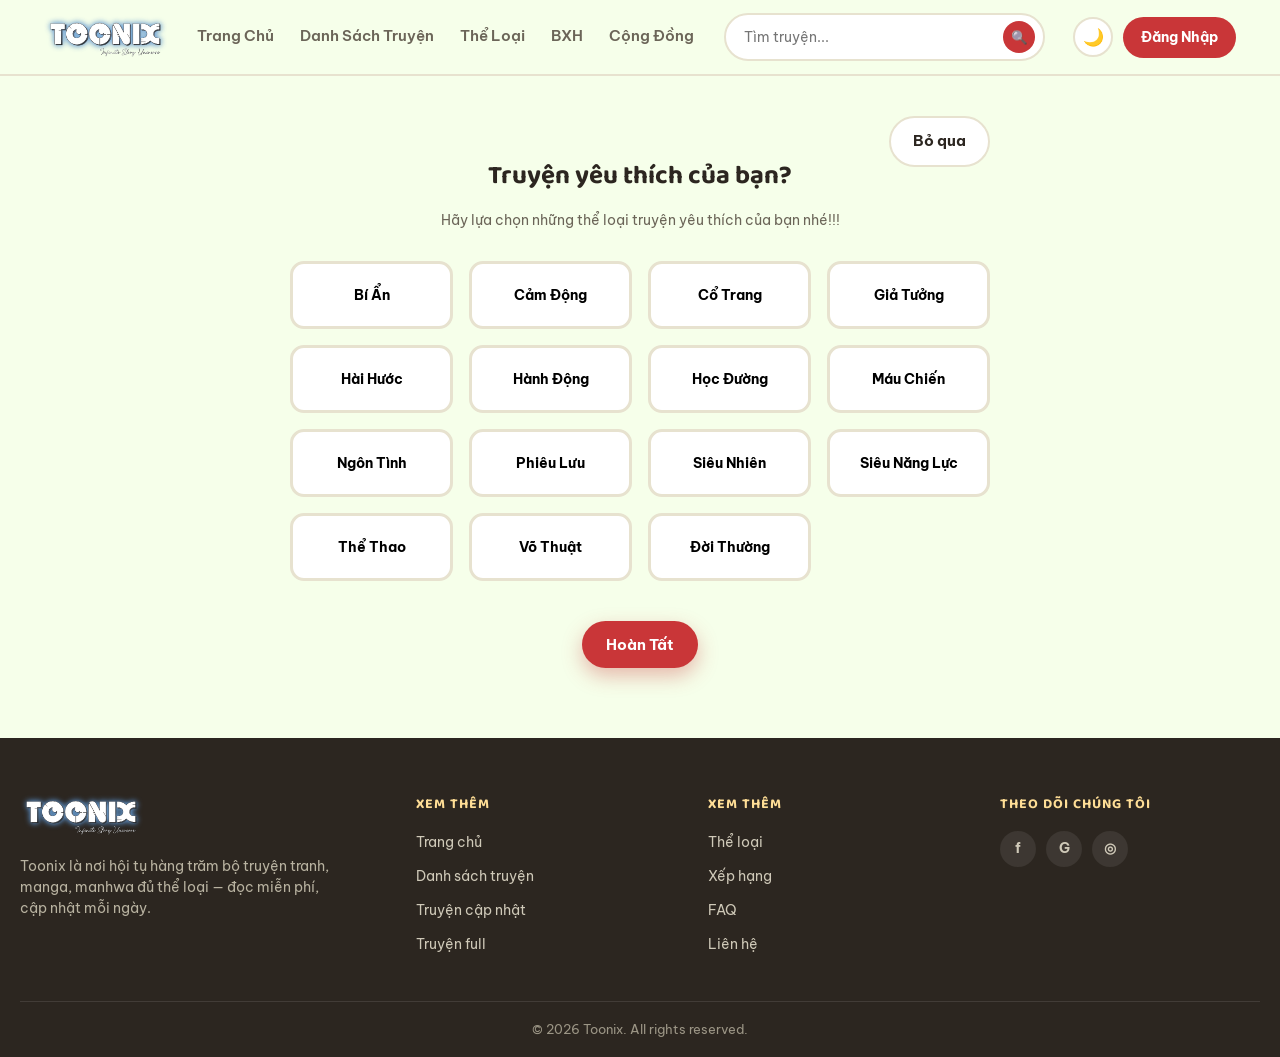
<file: onboarding-theloai.html>
<!DOCTYPE html>
<html lang="vi">
<head>
<meta charset="UTF-8">
<script>(function(){try{document.documentElement.setAttribute("data-theme",localStorage.getItem("toonix_theme")||"light");}catch(e){}})();</script>
<meta name="viewport" content="width=device-width, initial-scale=1.0">
<title>Truyện Yêu Thích Của Bạn — Toonix</title>
<link rel="preconnect" href="https://fonts.googleapis.com">
<link rel="preconnect" href="https://fonts.gstatic.com" crossorigin>
<link href="https://fonts.googleapis.com/css2?family=Baloo+2:wght@500;600;700;800&family=Be+Vietnam+Pro:wght@400;500;600;700&family=Caveat:wght@600&display=swap" rel="stylesheet">
<link rel="stylesheet" href="css/style.css">
</head>
<body data-page="onboarding">

<header class="site-header">
  <div class="container">
    <a href="index.html" class="logo">
      <img src="assets/logo.png" alt="Toonix - Infinite Story Universe">
    </a>
    <nav class="main-nav">
      <a href="index.html" data-nav="home">Trang Chủ</a>
      <a href="list.html" data-nav="list">Danh Sách Truyện</a>
      <a href="the-loai.html" data-nav="genre">Thể Loại</a>
      <a href="top.html" data-nav="top">BXH</a>
      <a href="#" data-nav="community">Cộng Đồng</a>
    </nav>
    <form id="header-search" class="search-box">
      <input type="text" placeholder="Tìm truyện...">
      <button type="submit" aria-label="Tìm kiếm">🔍</button>
    </form>
    <div class="header-actions">
      <button id="theme-toggle" class="icon-btn" type="button" title="Chuyển giao diện sáng/tối">🌙</button>
      <div id="auth-area" class="auth-area"></div>
    </div>
  </div>
</header>

<main class="container">
  <div class="onboarding-wrap">
    <div class="onboarding-top-row">
      <a class="btn btn-ghost" id="skip-link" href="index.html">Bỏ qua</a>
    </div>
    <h1>Truyện yêu thích của bạn?</h1>
    <p class="sub">Hãy lựa chọn những thể loại truyện yêu thích của bạn nhé!!!</p>

    <div class="genre-select-grid" id="genre-select-grid"></div>

    <button type="button" class="btn btn-primary" id="finish-btn">Hoàn Tất</button>
  </div>
</main>

<footer class="site-footer">
  <div class="container footer-top">
    <div class="footer-about">
      <a href="index.html" class="logo">
        <img src="assets/logo.png" alt="Toonix - Infinite Story Universe">
      </a>
      <p>Toonix là nơi hội tụ hàng trăm bộ truyện tranh, manga, manhwa đủ thể loại — đọc miễn phí, cập nhật mỗi ngày.</p>
    </div>
    <div class="footer-col">
      <h4>Xem Thêm</h4>
      <ul>
        <li><a href="index.html">Trang chủ</a></li>
        <li><a href="list.html">Danh sách truyện</a></li>
        <li><a href="truyen-cap-nhat.html">Truyện cập nhật</a></li>
        <li><a href="truyen-full.html">Truyện full</a></li>
      </ul>
    </div>
    <div class="footer-col">
      <h4>Xem Thêm</h4>
      <ul>
        <li><a href="the-loai.html">Thể loại</a></li>
        <li><a href="top.html">Xếp hạng</a></li>
        <li><a href="#">FAQ</a></li>
        <li><a href="#">Liên hệ</a></li>
      </ul>
    </div>
    <div class="footer-col">
      <h4>Theo Dõi Chúng Tôi</h4>
      <div class="social-row">
        <a href="#" aria-label="Facebook">f</a>
        <a href="#" aria-label="Google">G</a>
        <a href="#" aria-label="Instagram">◎</a>
      </div>
    </div>
  </div>
  <div class="footer-bottom container">© 2026 Toonix. All rights reserved.</div>
</footer>

<script src="js/data.js"></script>
<script src="js/auth.js"></script>
<script src="js/main.js"></script>
<script>
document.addEventListener("DOMContentLoaded", () => {
  const redirect = new URLSearchParams(location.search).get("redirect") || "index.html";
  document.getElementById("skip-link").href = redirect;

  const grid = document.getElementById("genre-select-grid");
  const selected = new Set();
  grid.innerHTML = ALL_GENRES.map((g) =>
    `<button type="button" class="genre-select-tile" data-genre="${g}">${g}</button>`
  ).join("");

  grid.querySelectorAll(".genre-select-tile").forEach((tile) => {
    tile.addEventListener("click", () => {
      const g = tile.dataset.genre;
      if (selected.has(g)) { selected.delete(g); tile.classList.remove("selected"); }
      else { selected.add(g); tile.classList.add("selected"); }
    });
  });

  document.getElementById("finish-btn").addEventListener("click", () => {
    if (typeof updateCurrentUser === "function") updateCurrentUser({ favoriteGenres: Array.from(selected) });
    location.href = redirect;
  });
});
</script>
</body>
</html>
</file>
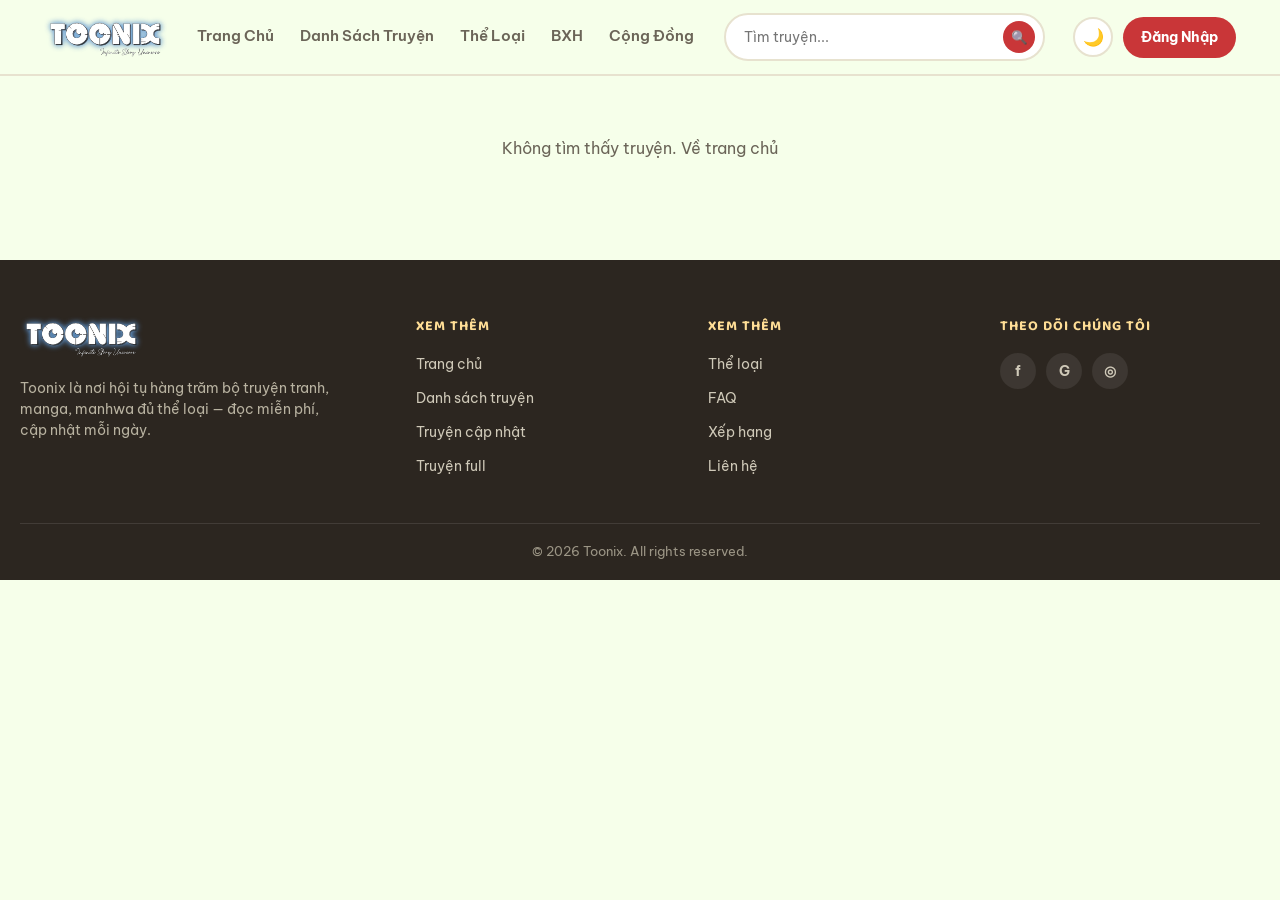
<file: story.html>
<!DOCTYPE html>
<html lang="vi">
<head>
<meta charset="UTF-8">
<script>(function(){try{document.documentElement.setAttribute("data-theme",localStorage.getItem("toonix_theme")||"light");}catch(e){}})();</script>
<meta name="viewport" content="width=device-width, initial-scale=1.0">
<title>Chi Tiết Truyện — Toonix</title>
<link rel="preconnect" href="https://fonts.googleapis.com">
<link rel="preconnect" href="https://fonts.gstatic.com" crossorigin>
<link href="https://fonts.googleapis.com/css2?family=Baloo+2:wght@500;600;700;800&family=Be+Vietnam+Pro:wght@400;500;600;700&family=Caveat:wght@600&display=swap" rel="stylesheet">
<link rel="stylesheet" href="css/style.css">
</head>
<body data-page="story">

<header class="site-header">
  <div class="container">
    <a href="index.html" class="logo">
      <img src="assets/logo.png" alt="Toonix - Infinite Story Universe">
    </a>
    <nav class="main-nav">
      <a href="index.html" data-nav="home">Trang Chủ</a>
      <a href="list.html" data-nav="list">Danh Sách Truyện</a>
      <a href="the-loai.html" data-nav="genre">Thể Loại</a>
      <a href="top.html" data-nav="top">BXH</a>
      <a href="#" data-nav="community">Cộng Đồng</a>
    </nav>
    <form id="header-search" class="search-box">
      <input type="text" placeholder="Tìm truyện...">
      <button type="submit" aria-label="Tìm kiếm">🔍</button>
    </form>
    <div class="header-actions">
      <button id="theme-toggle" class="icon-btn" type="button" title="Chuyển giao diện sáng/tối">🌙</button>
      <div id="auth-area" class="auth-area"></div>
    </div>
  </div>
</header>

<main class="container" id="story-root">

  <div class="story-top">
    <div class="breadcrumb"><a href="index.html">Trang chủ</a> / <a href="list.html">Danh sách truyện</a> / <span id="s-title-crumb"></span></div>
    <h1 id="s-title"></h1>
    <p style="color:var(--ink-soft); font-size:14px; margin:0;">
      <span id="s-status"></span> · <span id="s-chapcount"></span> chương · ★ <span id="s-rating"></span> · Cập nhật <span id="s-updated"></span>
    </p>
  </div>

  <div class="story-info-grid">
    <div class="info-stack">
      <div class="info-card">
        <span class="label">Tác Giả</span>
        <div class="value" id="s-author"></div>
      </div>
      <div class="info-card">
        <span class="label">Thể Loại</span>
        <div class="genre-chips" id="s-genres"></div>
      </div>
    </div>

    <div class="story-cover-col">
      <div class="cover"><img id="s-cover" src="" alt=""></div>
      <a id="btn-read-first" class="btn btn-primary" href="#">▶ Đọc Từ Đầu</a>
    </div>

    <div class="info-stack">
      <div class="info-card stat-combo">
        <div class="stat-line">
          <span class="label">Bảng Xếp Hạng</span>
          <div class="value big" id="s-rank">#—</div>
        </div>
        <div class="stat-line">
          <span class="label">Lượt Xem</span>
          <div class="value big" id="s-views">—</div>
        </div>
      </div>
      <div class="info-card description-card">
        <span class="label">Nội Dung</span>
        <p id="s-description"></p>
        <div class="mini-actions">
          <a id="btn-read-latest" class="btn btn-outline" href="#">Đọc Mới Nhất</a>
          <button id="btn-fav-story" class="btn btn-fav" type="button">♡ Yêu Thích</button>
        </div>
      </div>
    </div>
  </div>

  <section class="chapter-path-section">
    <div class="section-head">
      <div>
        <span class="eyebrow">Vừa lên sóng</span>
        <h2>Danh Sách Chương</h2>
      </div>
    </div>
    <div class="chapter-path" id="chapter-path"></div>
  </section>

  <section class="comments-section">
    <div class="section-head">
      <div>
        <span class="eyebrow">Cộng đồng</span>
        <h2>Thảo Luận Mới</h2>
      </div>
    </div>
    <div id="comment-login-hint" class="comment-login-hint" style="display:none">
      <a href="auth.html">Đăng nhập</a> để tham gia thảo luận về truyện này.
    </div>
    <form id="comment-form" class="comment-form" style="display:none">
      <textarea id="comment-text" placeholder="Viết bình luận của bạn..." maxlength="500" required></textarea>
      <button type="submit" class="btn btn-primary">Gửi</button>
    </form>
    <div id="comment-list"></div>
  </section>

</main>

<footer class="site-footer">
  <div class="container footer-top">
    <div class="footer-about">
      <a href="index.html" class="logo">
        <img src="assets/logo.png" alt="Toonix - Infinite Story Universe">
      </a>
      <p>Toonix là nơi hội tụ hàng trăm bộ truyện tranh, manga, manhwa đủ thể loại — đọc miễn phí, cập nhật mỗi ngày.</p>
    </div>
    <div class="footer-col">
      <h4>Xem Thêm</h4>
      <ul>
        <li><a href="index.html">Trang chủ</a></li>
        <li><a href="list.html">Danh sách truyện</a></li>
        <li><a href="truyen-cap-nhat.html">Truyện cập nhật</a></li>
        <li><a href="truyen-full.html">Truyện full</a></li>
      </ul>
    </div>
    <div class="footer-col">
      <h4>Xem Thêm</h4>
      <ul>
        <li><a href="the-loai.html">Thể loại</a></li>
        <li><a href="#">FAQ</a></li>
        <li><a href="top.html">Xếp hạng</a></li>
        <li><a href="#">Liên hệ</a></li>
      </ul>
    </div>
    <div class="footer-col">
      <h4>Theo Dõi Chúng Tôi</h4>
      <div class="social-row">
        <a href="#" aria-label="Facebook">f</a>
        <a href="#" aria-label="Google">G</a>
        <a href="#" aria-label="Instagram">◎</a>
      </div>
    </div>
  </div>
  <div class="footer-bottom container">© 2026 Toonix. All rights reserved.</div>
</footer>

<script src="js/data.js"></script>
<script src="js/auth.js"></script>
<script src="js/main.js"></script>
</body>
</html>
</file>
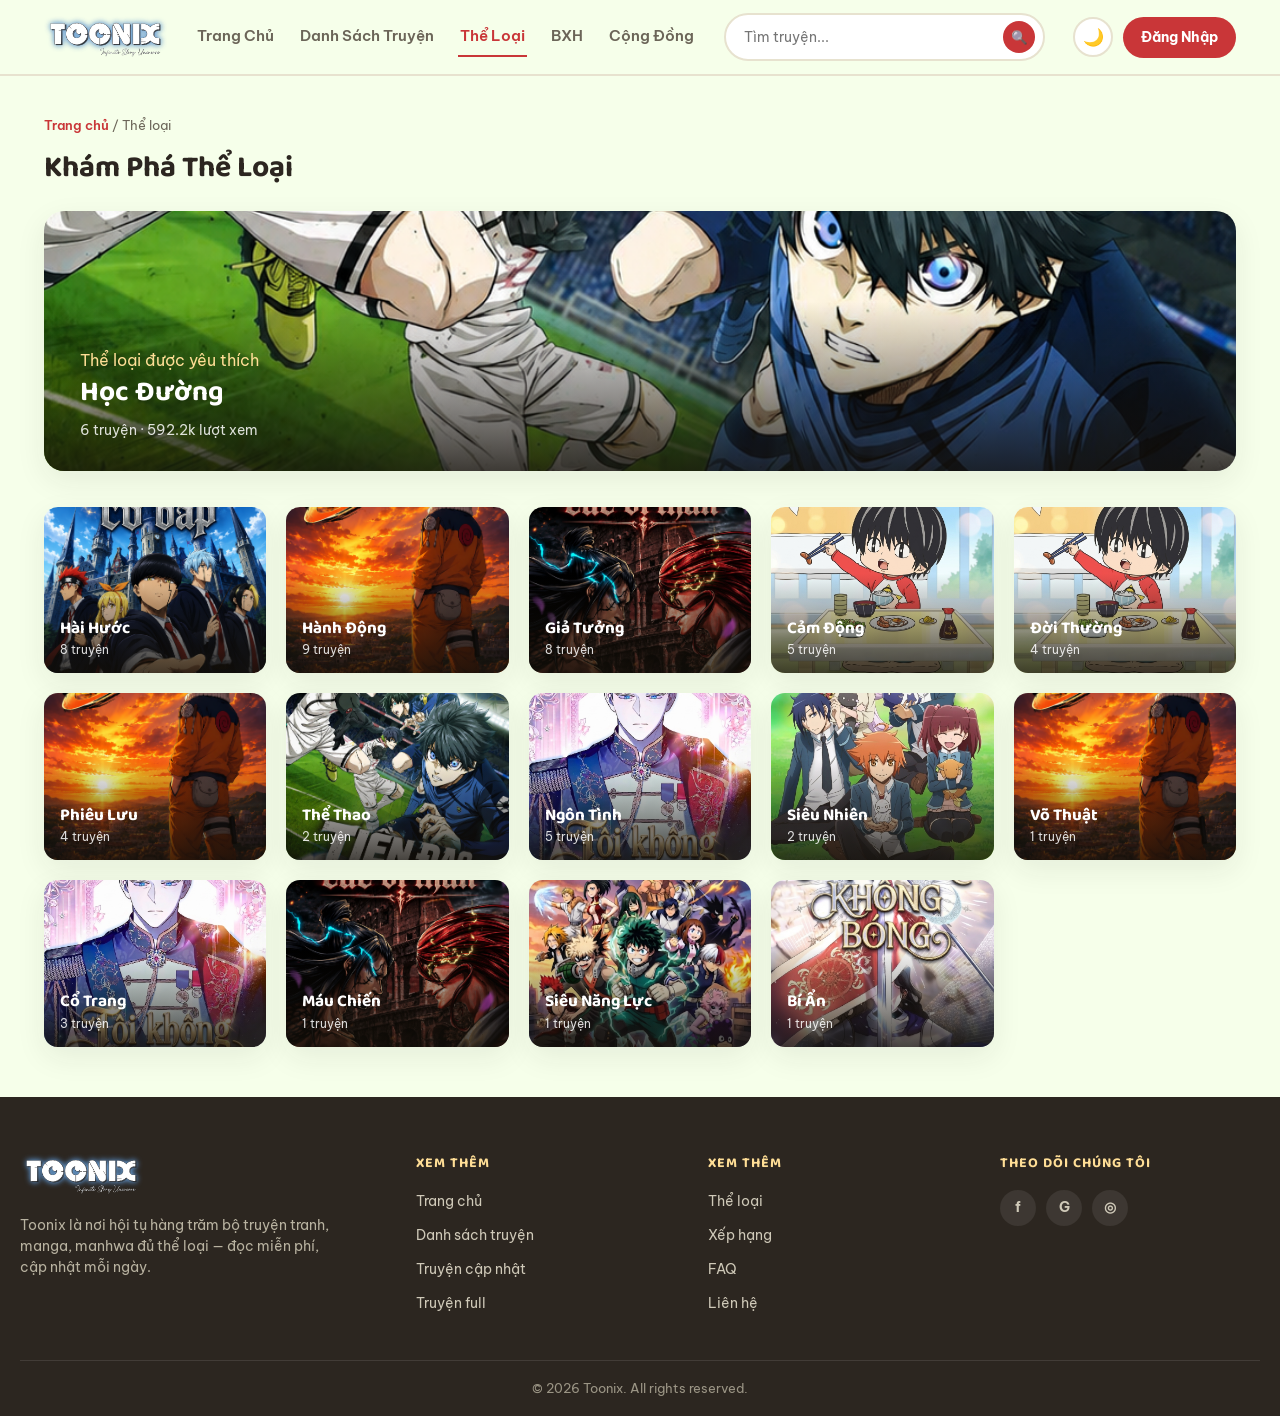
<file: the-loai.html>
<!DOCTYPE html>
<html lang="vi">
<head>
<meta charset="UTF-8">
<script>(function(){try{document.documentElement.setAttribute("data-theme",localStorage.getItem("toonix_theme")||"light");}catch(e){}})();</script>
<meta name="viewport" content="width=device-width, initial-scale=1.0">
<title>Thể Loại — Toonix</title>
<link rel="preconnect" href="https://fonts.googleapis.com">
<link rel="preconnect" href="https://fonts.gstatic.com" crossorigin>
<link href="https://fonts.googleapis.com/css2?family=Baloo+2:wght@500;600;700;800&family=Be+Vietnam+Pro:wght@400;500;600;700&family=Caveat:wght@600&display=swap" rel="stylesheet">
<link rel="stylesheet" href="css/style.css">
</head>
<body data-page="genre">

<header class="site-header">
  <div class="container">
    <a href="index.html" class="logo">
      <img src="assets/logo.png" alt="Toonix - Infinite Story Universe">
    </a>
    <nav class="main-nav">
      <a href="index.html" data-nav="home">Trang Chủ</a>
      <a href="list.html" data-nav="list">Danh Sách Truyện</a>
      <a href="the-loai.html" data-nav="genre">Thể Loại</a>
      <a href="top.html" data-nav="top">BXH</a>
      <a href="#" data-nav="community">Cộng Đồng</a>
    </nav>
    <form id="header-search" class="search-box">
      <input type="text" placeholder="Tìm truyện...">
      <button type="submit" aria-label="Tìm kiếm">🔍</button>
    </form>
    <div class="header-actions">
      <button id="theme-toggle" class="icon-btn" type="button" title="Chuyển giao diện sáng/tối">🌙</button>
      <div id="auth-area" class="auth-area"></div>
    </div>
  </div>
</header>

<main class="container">
  <div class="page-head">
    <div class="breadcrumb"><a href="index.html">Trang chủ</a> / Thể loại</div>
    <h1>Khám Phá Thể Loại</h1>
  </div>

  <a class="genre-featured" id="genre-featured" href="#">
    <img id="genre-featured-img" src="" alt="">
    <div class="info">
      <span class="eyebrow">Thể loại được yêu thích</span>
      <h2 id="genre-featured-name"></h2>
      <p id="genre-featured-count"></p>
    </div>
  </a>

  <div class="genre-tile-grid" id="genre-tile-grid"></div>
</main>

<footer class="site-footer">
  <div class="container footer-top">
    <div class="footer-about">
      <a href="index.html" class="logo">
        <img src="assets/logo.png" alt="Toonix - Infinite Story Universe">
      </a>
      <p>Toonix là nơi hội tụ hàng trăm bộ truyện tranh, manga, manhwa đủ thể loại — đọc miễn phí, cập nhật mỗi ngày.</p>
    </div>
    <div class="footer-col">
      <h4>Xem Thêm</h4>
      <ul>
        <li><a href="index.html">Trang chủ</a></li>
        <li><a href="list.html">Danh sách truyện</a></li>
        <li><a href="truyen-cap-nhat.html">Truyện cập nhật</a></li>
        <li><a href="truyen-full.html">Truyện full</a></li>
      </ul>
    </div>
    <div class="footer-col">
      <h4>Xem Thêm</h4>
      <ul>
        <li><a href="the-loai.html">Thể loại</a></li>
        <li><a href="top.html">Xếp hạng</a></li>
        <li><a href="#">FAQ</a></li>
        <li><a href="#">Liên hệ</a></li>
      </ul>
    </div>
    <div class="footer-col">
      <h4>Theo Dõi Chúng Tôi</h4>
      <div class="social-row">
        <a href="#" aria-label="Facebook">f</a>
        <a href="#" aria-label="Google">G</a>
        <a href="#" aria-label="Instagram">◎</a>
      </div>
    </div>
  </div>
  <div class="footer-bottom container">© 2026 Toonix. All rights reserved.</div>
</footer>

<script src="js/data.js"></script>
<script src="js/auth.js"></script>
<script src="js/main.js"></script>
</body>
</html>
</file>
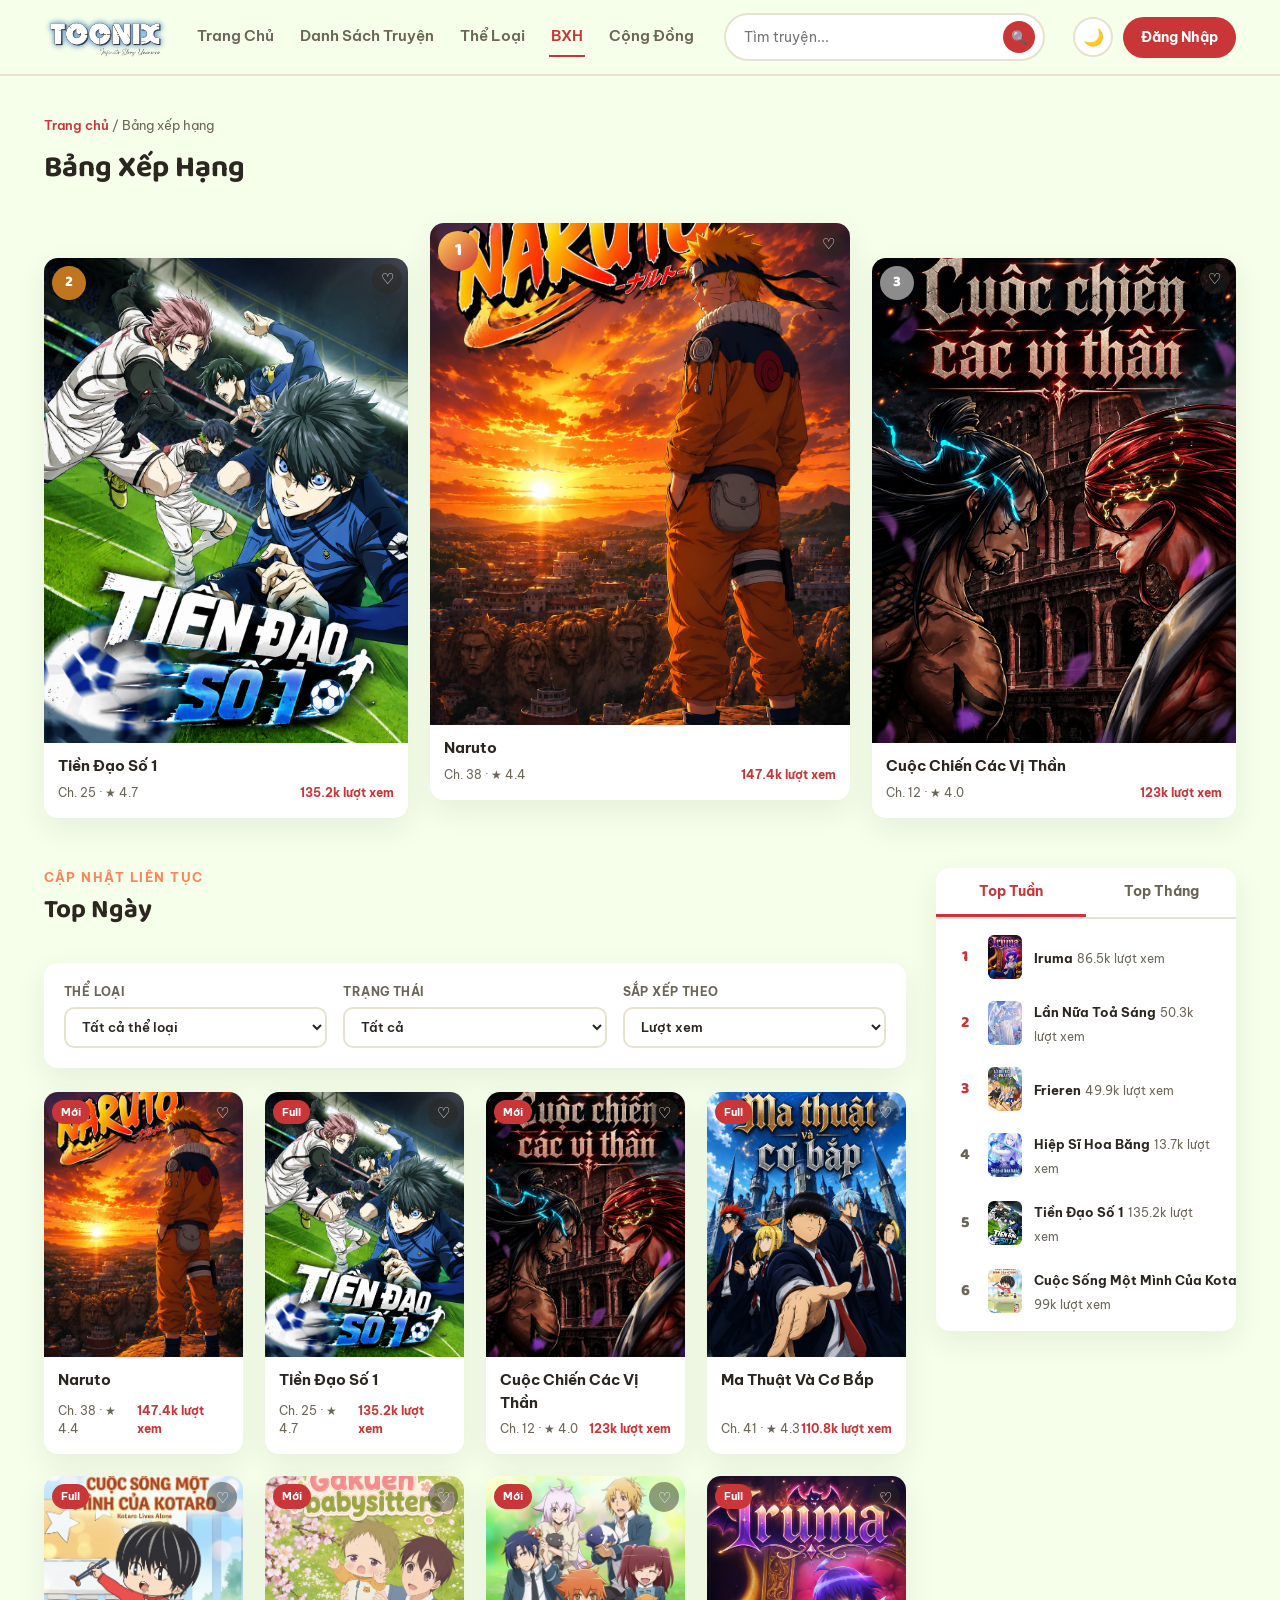
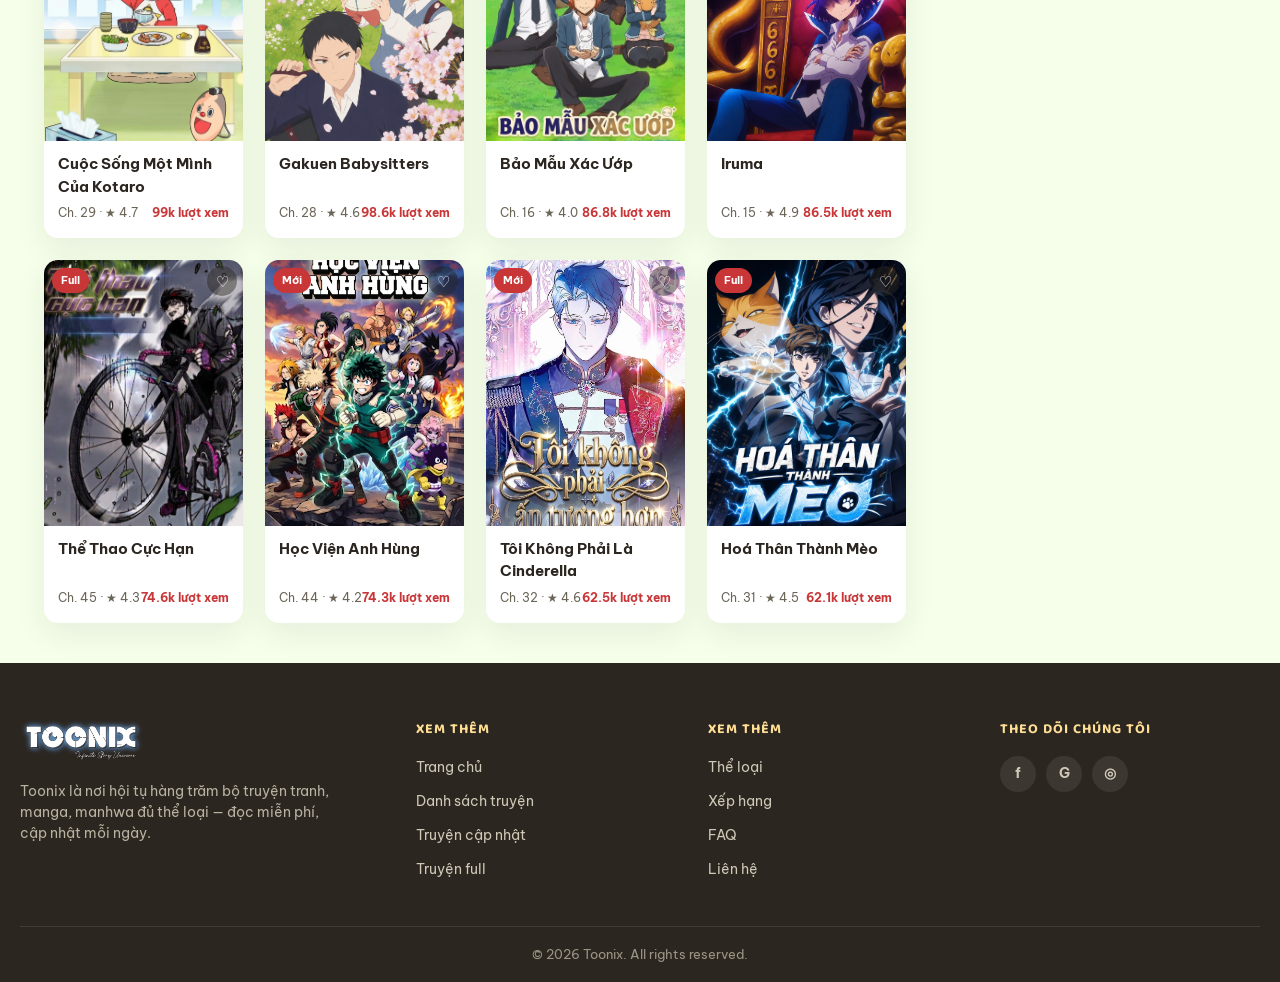
<file: top.html>
<!DOCTYPE html>
<html lang="vi">
<head>
<meta charset="UTF-8">
<script>(function(){try{document.documentElement.setAttribute("data-theme",localStorage.getItem("toonix_theme")||"light");}catch(e){}})();</script>
<meta name="viewport" content="width=device-width, initial-scale=1.0">
<title>Bảng Xếp Hạng — Toonix</title>
<link rel="preconnect" href="https://fonts.googleapis.com">
<link rel="preconnect" href="https://fonts.gstatic.com" crossorigin>
<link href="https://fonts.googleapis.com/css2?family=Baloo+2:wght@500;600;700;800&family=Be+Vietnam+Pro:wght@400;500;600;700&family=Caveat:wght@600&display=swap" rel="stylesheet">
<link rel="stylesheet" href="css/style.css">
</head>
<body data-page="top">

<header class="site-header">
  <div class="container">
    <a href="index.html" class="logo">
      <img src="assets/logo.png" alt="Toonix - Infinite Story Universe">
    </a>
    <nav class="main-nav">
      <a href="index.html" data-nav="home">Trang Chủ</a>
      <a href="list.html" data-nav="list">Danh Sách Truyện</a>
      <a href="the-loai.html" data-nav="genre">Thể Loại</a>
      <a href="top.html" data-nav="top">BXH</a>
      <a href="#" data-nav="community">Cộng Đồng</a>
    </nav>
    <form id="header-search" class="search-box">
      <input type="text" placeholder="Tìm truyện...">
      <button type="submit" aria-label="Tìm kiếm">🔍</button>
    </form>
    <div class="header-actions">
      <button id="theme-toggle" class="icon-btn" type="button" title="Chuyển giao diện sáng/tối">🌙</button>
      <div id="auth-area" class="auth-area"></div>
    </div>
  </div>
</header>

<main class="container">
  <div class="page-head">
    <div class="breadcrumb"><a href="index.html">Trang chủ</a> / Bảng xếp hạng</div>
    <h1>Bảng Xếp Hạng</h1>
  </div>

  <div class="ranking-podium" id="ranking-podium" style="margin:30px 0 50px;"></div>

  <div class="top-layout">
    <div>
      <div class="section-head">
        <div><span class="eyebrow">Cập nhật liên tục</span><h2>Top Ngày</h2></div>
      </div>
      <div class="filter-box">
        <div class="field">
          <label>Thể loại</label>
          <select id="top-genre"></select>
        </div>
        <div class="field">
          <label>Trạng thái</label>
          <select id="top-status">
            <option value="Tất Cả">Tất cả</option>
            <option value="Đang Tiến Hành">Đang tiến hành</option>
            <option value="Hoàn Thành">Hoàn thành</option>
          </select>
        </div>
        <div class="field">
          <label>Sắp xếp theo</label>
          <select id="top-sort">
            <option value="views">Lượt xem</option>
            <option value="rating">Đánh giá</option>
            <option value="chapters">Số chương</option>
          </select>
        </div>
      </div>
      <div class="story-grid" id="top-grid"></div>
    </div>

    <div class="mini-rank-panel">
      <div class="mini-rank-tabs">
        <button id="tab-week" class="active" type="button">Top Tuần</button>
        <button id="tab-month" type="button">Top Tháng</button>
      </div>
      <div class="mini-rank-list" id="mini-rank-list"></div>
    </div>
  </div>
</main>

<footer class="site-footer">
  <div class="container footer-top">
    <div class="footer-about">
      <a href="index.html" class="logo">
        <img src="assets/logo.png" alt="Toonix - Infinite Story Universe">
      </a>
      <p>Toonix là nơi hội tụ hàng trăm bộ truyện tranh, manga, manhwa đủ thể loại — đọc miễn phí, cập nhật mỗi ngày.</p>
    </div>
    <div class="footer-col">
      <h4>Xem Thêm</h4>
      <ul>
        <li><a href="index.html">Trang chủ</a></li>
        <li><a href="list.html">Danh sách truyện</a></li>
        <li><a href="truyen-cap-nhat.html">Truyện cập nhật</a></li>
        <li><a href="truyen-full.html">Truyện full</a></li>
      </ul>
    </div>
    <div class="footer-col">
      <h4>Xem Thêm</h4>
      <ul>
        <li><a href="the-loai.html">Thể loại</a></li>
        <li><a href="top.html">Xếp hạng</a></li>
        <li><a href="#">FAQ</a></li>
        <li><a href="#">Liên hệ</a></li>
      </ul>
    </div>
    <div class="footer-col">
      <h4>Theo Dõi Chúng Tôi</h4>
      <div class="social-row">
        <a href="#" aria-label="Facebook">f</a>
        <a href="#" aria-label="Google">G</a>
        <a href="#" aria-label="Instagram">◎</a>
      </div>
    </div>
  </div>
  <div class="footer-bottom container">© 2026 Toonix. All rights reserved.</div>
</footer>

<script src="js/data.js"></script>
<script src="js/auth.js"></script>
<script src="js/main.js"></script>
</body>
</html>
</file>
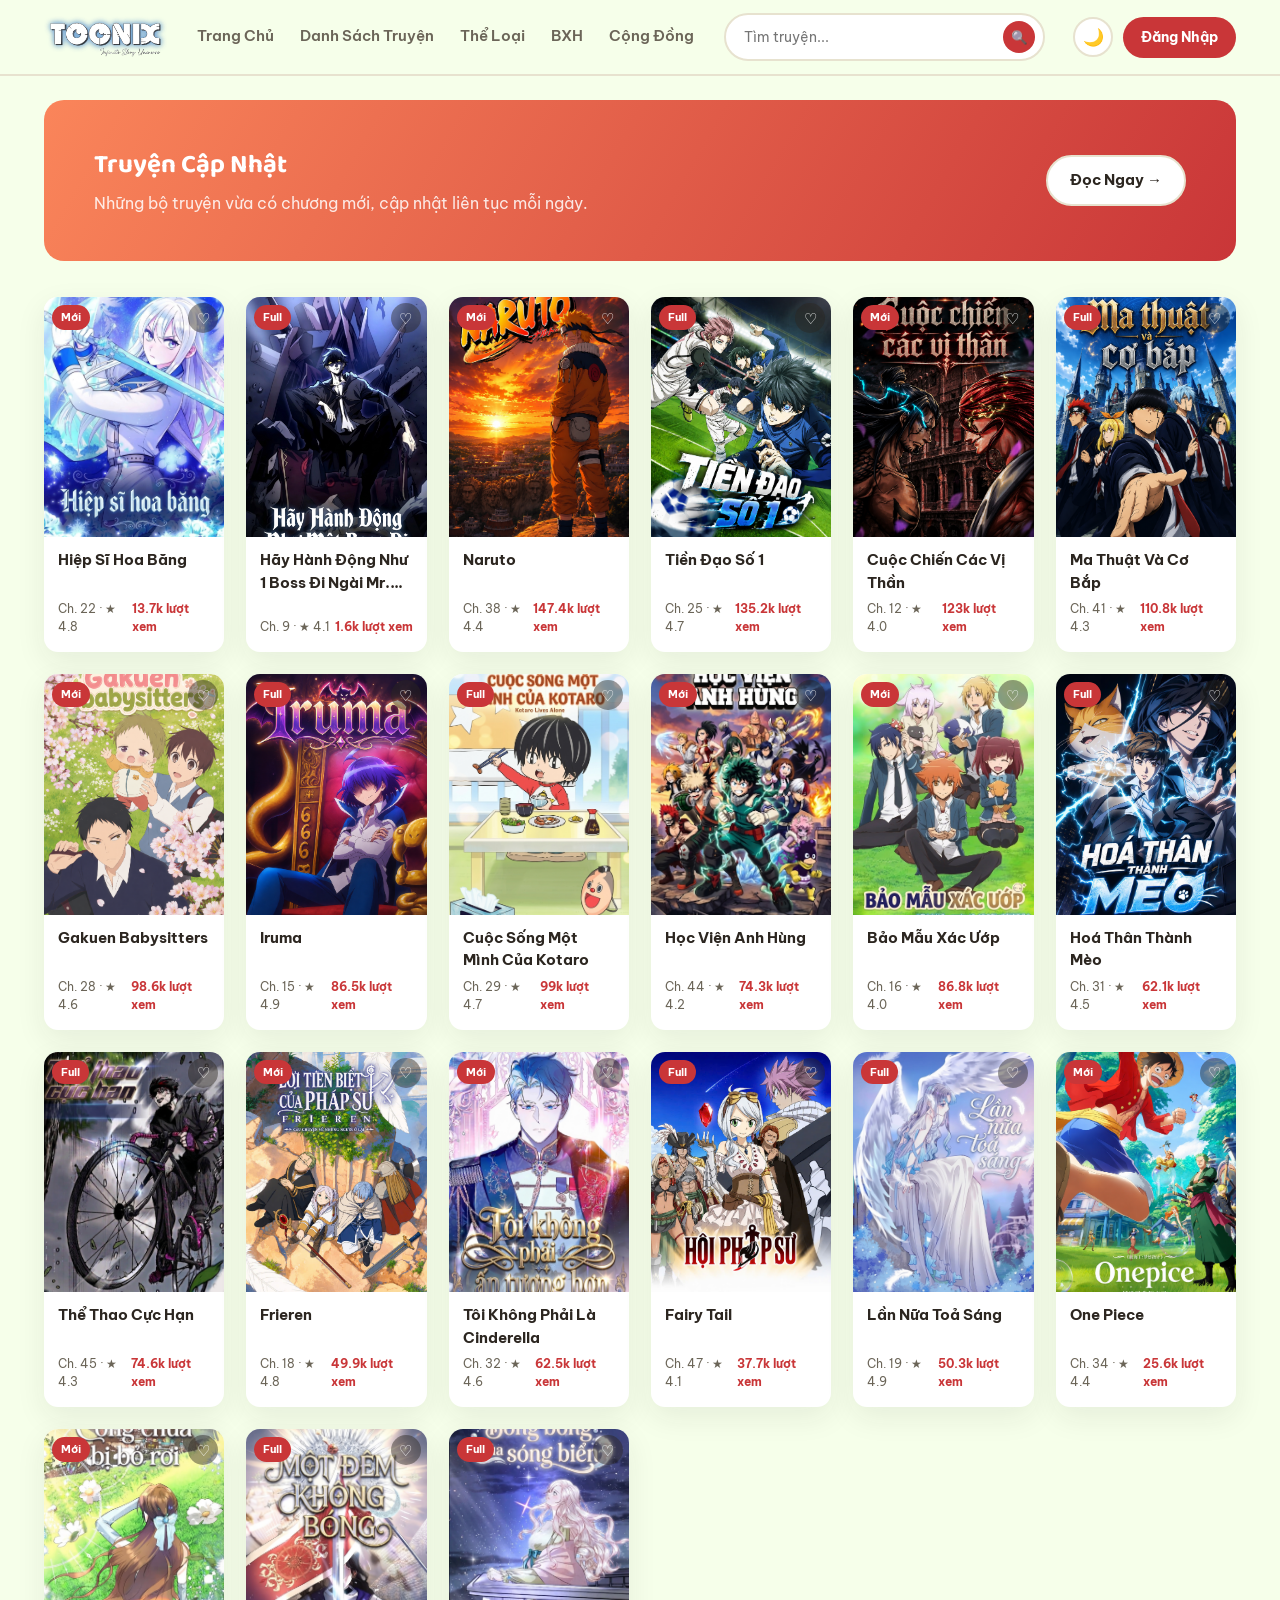
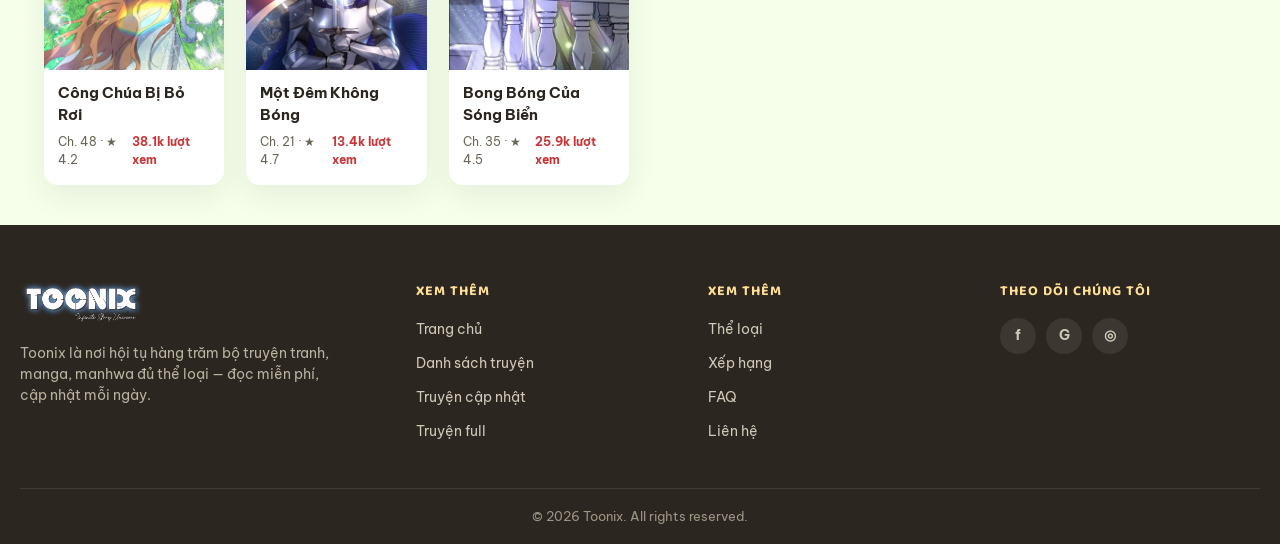
<file: truyen-cap-nhat.html>
<!DOCTYPE html>
<html lang="vi">
<head>
<meta charset="UTF-8">
<script>(function(){try{document.documentElement.setAttribute("data-theme",localStorage.getItem("toonix_theme")||"light");}catch(e){}})();</script>
<meta name="viewport" content="width=device-width, initial-scale=1.0">
<title>Truyện Cập Nhật — Toonix</title>
<link rel="preconnect" href="https://fonts.googleapis.com">
<link rel="preconnect" href="https://fonts.gstatic.com" crossorigin>
<link href="https://fonts.googleapis.com/css2?family=Baloo+2:wght@500;600;700;800&family=Be+Vietnam+Pro:wght@400;500;600;700&family=Caveat:wght@600&display=swap" rel="stylesheet">
<link rel="stylesheet" href="css/style.css">
</head>
<body data-page="updated">

<header class="site-header">
  <div class="container">
    <a href="index.html" class="logo">
      <img src="assets/logo.png" alt="Toonix - Infinite Story Universe">
    </a>
    <nav class="main-nav">
      <a href="index.html" data-nav="home">Trang Chủ</a>
      <a href="list.html" data-nav="list">Danh Sách Truyện</a>
      <a href="the-loai.html" data-nav="genre">Thể Loại</a>
      <a href="top.html" data-nav="top">BXH</a>
      <a href="#" data-nav="community">Cộng Đồng</a>
    </nav>
    <form id="header-search" class="search-box">
      <input type="text" placeholder="Tìm truyện...">
      <button type="submit" aria-label="Tìm kiếm">🔍</button>
    </form>
    <div class="header-actions">
      <button id="theme-toggle" class="icon-btn" type="button" title="Chuyển giao diện sáng/tối">🌙</button>
      <div id="auth-area" class="auth-area"></div>
    </div>
  </div>
</header>

<main class="container">
  <div class="cta-banner" style="margin-top:24px;">
    <div>
      <h2>Truyện Cập Nhật</h2>
      <p>Những bộ truyện vừa có chương mới, cập nhật liên tục mỗi ngày.</p>
    </div>
    <a class="btn btn-ghost" id="cta-read-now" href="list.html">Đọc Ngay →</a>
  </div>

  <div class="story-grid" id="grid-updated" style="margin-top:36px;"></div>
</main>

<footer class="site-footer">
  <div class="container footer-top">
    <div class="footer-about">
      <a href="index.html" class="logo">
        <img src="assets/logo.png" alt="Toonix - Infinite Story Universe">
      </a>
      <p>Toonix là nơi hội tụ hàng trăm bộ truyện tranh, manga, manhwa đủ thể loại — đọc miễn phí, cập nhật mỗi ngày.</p>
    </div>
    <div class="footer-col">
      <h4>Xem Thêm</h4>
      <ul>
        <li><a href="index.html">Trang chủ</a></li>
        <li><a href="list.html">Danh sách truyện</a></li>
        <li><a href="truyen-cap-nhat.html">Truyện cập nhật</a></li>
        <li><a href="truyen-full.html">Truyện full</a></li>
      </ul>
    </div>
    <div class="footer-col">
      <h4>Xem Thêm</h4>
      <ul>
        <li><a href="the-loai.html">Thể loại</a></li>
        <li><a href="top.html">Xếp hạng</a></li>
        <li><a href="#">FAQ</a></li>
        <li><a href="#">Liên hệ</a></li>
      </ul>
    </div>
    <div class="footer-col">
      <h4>Theo Dõi Chúng Tôi</h4>
      <div class="social-row">
        <a href="#" aria-label="Facebook">f</a>
        <a href="#" aria-label="Google">G</a>
        <a href="#" aria-label="Instagram">◎</a>
      </div>
    </div>
  </div>
  <div class="footer-bottom container">© 2026 Toonix. All rights reserved.</div>
</footer>

<script src="js/data.js"></script>
<script src="js/auth.js"></script>
<script src="js/main.js"></script>
</body>
</html>
</file>
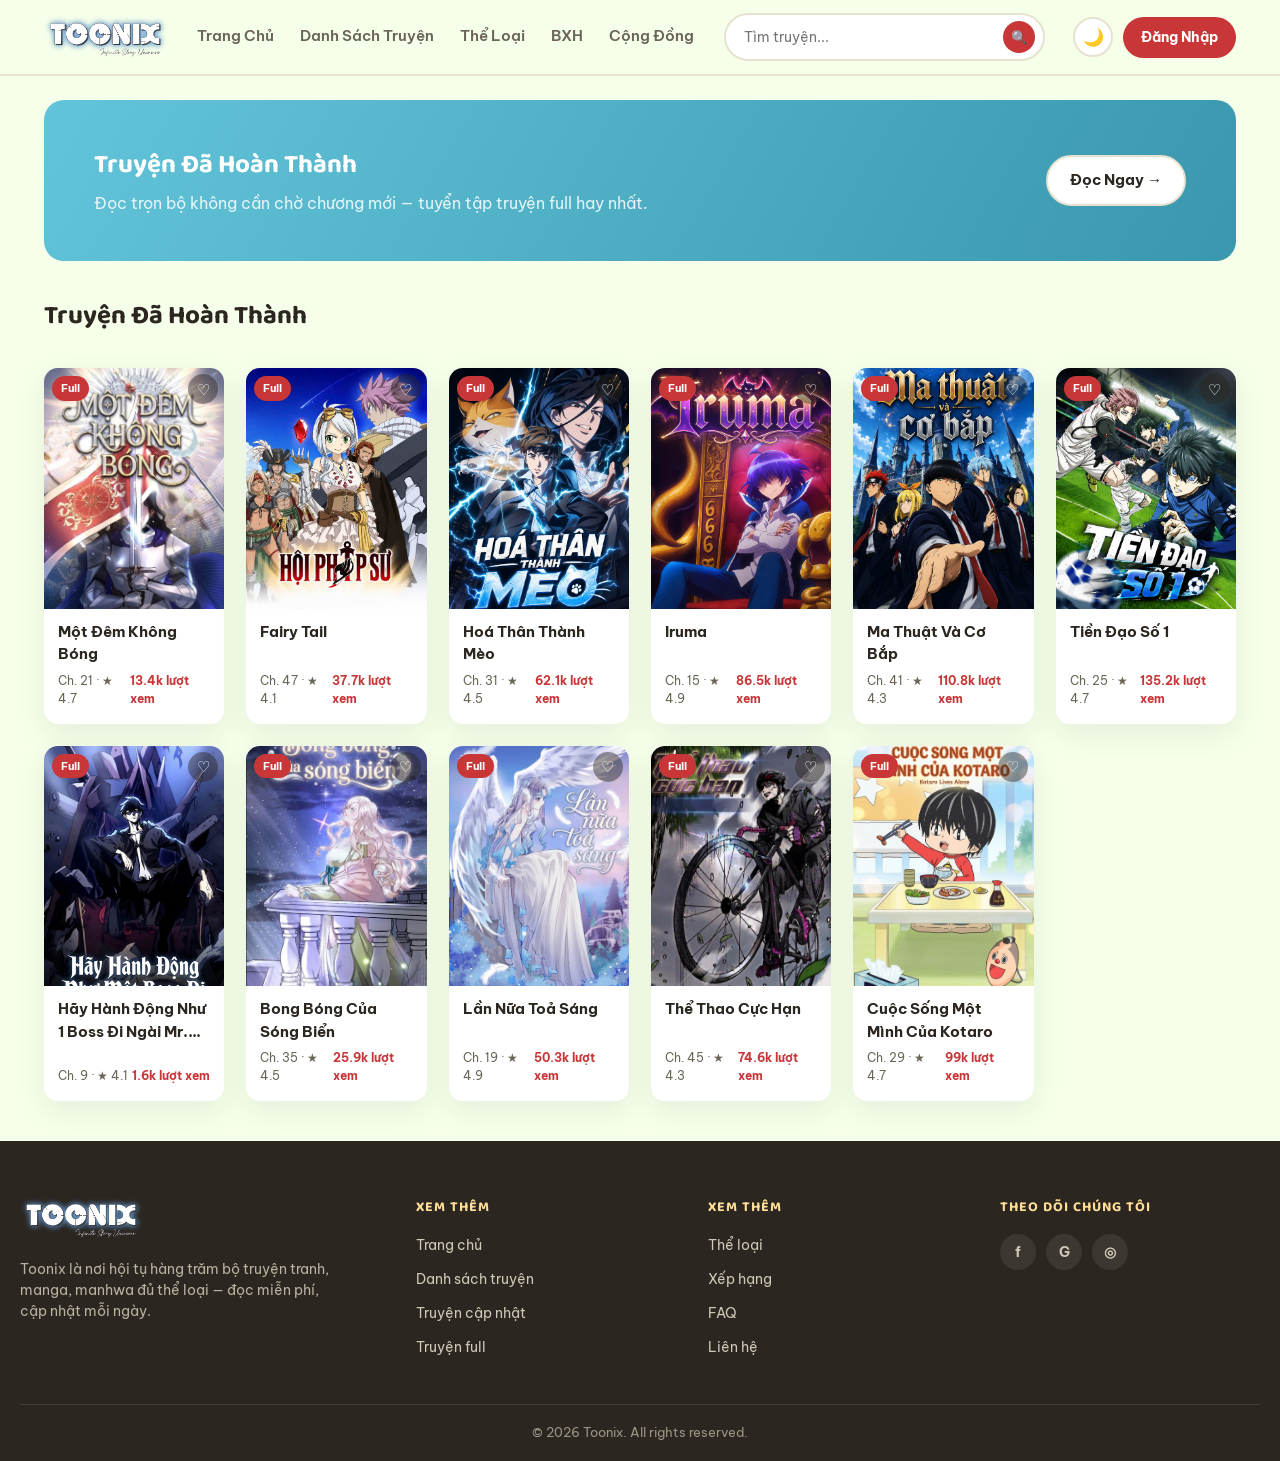
<file: truyen-full.html>
<!DOCTYPE html>
<html lang="vi">
<head>
<meta charset="UTF-8">
<script>(function(){try{document.documentElement.setAttribute("data-theme",localStorage.getItem("toonix_theme")||"light");}catch(e){}})();</script>
<meta name="viewport" content="width=device-width, initial-scale=1.0">
<title>Truyện Full — Toonix</title>
<link rel="preconnect" href="https://fonts.googleapis.com">
<link rel="preconnect" href="https://fonts.gstatic.com" crossorigin>
<link href="https://fonts.googleapis.com/css2?family=Baloo+2:wght@500;600;700;800&family=Be+Vietnam+Pro:wght@400;500;600;700&family=Caveat:wght@600&display=swap" rel="stylesheet">
<link rel="stylesheet" href="css/style.css">
</head>
<body data-page="completed">

<header class="site-header">
  <div class="container">
    <a href="index.html" class="logo">
      <img src="assets/logo.png" alt="Toonix - Infinite Story Universe">
    </a>
    <nav class="main-nav">
      <a href="index.html" data-nav="home">Trang Chủ</a>
      <a href="list.html" data-nav="list">Danh Sách Truyện</a>
      <a href="the-loai.html" data-nav="genre">Thể Loại</a>
      <a href="top.html" data-nav="top">BXH</a>
      <a href="#" data-nav="community">Cộng Đồng</a>
    </nav>
    <form id="header-search" class="search-box">
      <input type="text" placeholder="Tìm truyện...">
      <button type="submit" aria-label="Tìm kiếm">🔍</button>
    </form>
    <div class="header-actions">
      <button id="theme-toggle" class="icon-btn" type="button" title="Chuyển giao diện sáng/tối">🌙</button>
      <div id="auth-area" class="auth-area"></div>
    </div>
  </div>
</header>

<main class="container">
  <div class="cta-banner" style="margin-top:24px; background:linear-gradient(120deg, var(--sky), #3a97ad);">
    <div>
      <h2>Truyện Đã Hoàn Thành</h2>
      <p>Đọc trọn bộ không cần chờ chương mới — tuyển tập truyện full hay nhất.</p>
    </div>
    <a class="btn btn-ghost" id="cta-read-now" href="list.html">Đọc Ngay →</a>
  </div>

  <div class="section-head" style="margin-top:36px;">
    <div><h2>Truyện Đã Hoàn Thành</h2></div>
  </div>
  <div class="story-grid" id="grid-completed"></div>
</main>

<footer class="site-footer">
  <div class="container footer-top">
    <div class="footer-about">
      <a href="index.html" class="logo">
        <img src="assets/logo.png" alt="Toonix - Infinite Story Universe">
      </a>
      <p>Toonix là nơi hội tụ hàng trăm bộ truyện tranh, manga, manhwa đủ thể loại — đọc miễn phí, cập nhật mỗi ngày.</p>
    </div>
    <div class="footer-col">
      <h4>Xem Thêm</h4>
      <ul>
        <li><a href="index.html">Trang chủ</a></li>
        <li><a href="list.html">Danh sách truyện</a></li>
        <li><a href="truyen-cap-nhat.html">Truyện cập nhật</a></li>
        <li><a href="truyen-full.html">Truyện full</a></li>
      </ul>
    </div>
    <div class="footer-col">
      <h4>Xem Thêm</h4>
      <ul>
        <li><a href="the-loai.html">Thể loại</a></li>
        <li><a href="top.html">Xếp hạng</a></li>
        <li><a href="#">FAQ</a></li>
        <li><a href="#">Liên hệ</a></li>
      </ul>
    </div>
    <div class="footer-col">
      <h4>Theo Dõi Chúng Tôi</h4>
      <div class="social-row">
        <a href="#" aria-label="Facebook">f</a>
        <a href="#" aria-label="Google">G</a>
        <a href="#" aria-label="Instagram">◎</a>
      </div>
    </div>
  </div>
  <div class="footer-bottom container">© 2026 Toonix. All rights reserved.</div>
</footer>

<script src="js/data.js"></script>
<script src="js/auth.js"></script>
<script src="js/main.js"></script>
</body>
</html>
</file>
<file: css/style.css>
/* ===== Toonix — Website đọc truyện tranh =====
   Bảng màu: Honeydew / Soft Peach / Coral Glow / Tomato Jam / Sky Blue */

:root {
  --honeydew: #F6FFEA;
  --soft-peach: #FFDE96;
  --coral: #FA855A;
  --tomato: #C93638;
  --sky: #62C4DA;

  --bg: var(--honeydew);
  --surface: #FFFFFF;
  --ink: #2C2620;
  --ink-soft: #6B6558;
  --line: #E7E2CF;

  --radius-lg: 20px;
  --radius-md: 14px;
  --radius-sm: 8px;
  --shadow: 0 10px 30px rgba(44, 38, 32, 0.08);
  --shadow-hover: 0 16px 34px rgba(201, 54, 56, 0.18);
  --header-h: 76px;
  --header-bg: rgba(246, 255, 234, .92);
}

html[data-theme="dark"] {
  --bg: #080B16;
  --surface: #131A30;
  --ink: #EAF0FF;
  --ink-soft: #A6AFCC;
  --line: #2A3358;
  --shadow: 0 10px 30px rgba(0, 0, 0, 0.5);
  --shadow-hover: 0 16px 34px rgba(98, 196, 218, 0.35);
  --header-bg: rgba(8, 11, 22, .78);
}
html[data-theme="dark"] body {
  background-image:
    linear-gradient(rgba(8,11,22,.35), rgba(8,11,22,.55)),
    url("../assets/bg/dark-bg.jpg");
  background-size: cover;
  background-position: top center;
  background-repeat: no-repeat;
  background-attachment: fixed;
}

* { box-sizing: border-box; }
html { scroll-behavior: smooth; }
body {
  margin: 0;
  background: var(--bg);
  color: var(--ink);
  font-family: "Be Vietnam Pro", "Segoe UI", sans-serif;
  line-height: 1.5;
  -webkit-font-smoothing: antialiased;
  transition: background .2s, color .2s;
}
h1, h2, h3, h4, .headline {
  font-family: "Baloo 2", "Be Vietnam Pro", sans-serif;
  font-weight: 700;
  margin: 0 0 .4em;
}
a { color: inherit; text-decoration: none; }
img { max-width: 100%; display: block; }
button { font-family: inherit; cursor: pointer; }
ul { margin: 0; padding: 0; list-style: none; }

.container {
  width: 100%;
  max-width: 1240px;
  margin: 0 auto;
  padding: 0 24px;
}

/* ===== Logo ===== */
.logo { display: inline-flex; align-items: center; }
.logo img { height: 42px; width: auto; display: block; }

/* ===== Header ===== */
.site-header {
  position: sticky;
  top: 0;
  z-index: 50;
  height: var(--header-h);
  display: flex;
  align-items: center;
  background: var(--header-bg);
  backdrop-filter: blur(6px);
  border-bottom: 2px solid var(--line);
}
.site-header .container {
  display: flex;
  align-items: center;
  gap: 28px;
}
.main-nav {
  display: flex;
  align-items: center;
  gap: 22px;
  flex: 1;
}
.main-nav a {
  font-weight: 600;
  font-size: 15px;
  color: var(--ink-soft);
  padding: 8px 2px;
  border-bottom: 2px solid transparent;
  transition: color .15s, border-color .15s;
  white-space: nowrap;
}
.main-nav a:hover, .main-nav a.active {
  color: var(--tomato);
  border-color: var(--tomato);
}
.search-box {
  display: flex;
  align-items: center;
  background: var(--surface);
  border: 2px solid var(--line);
  border-radius: 999px;
  padding: 6px 8px 6px 16px;
  flex: 1;
  max-width: 340px;
  transition: border-color .15s;
}
.search-box:focus-within { border-color: var(--sky); }
.search-box input {
  border: none;
  outline: none;
  flex: 1;
  font-size: 14px;
  font-family: inherit;
  background: transparent;
  color: var(--ink);
}
.search-box button {
  background: var(--tomato);
  color: #fff;
  border: none;
  border-radius: 999px;
  width: 32px;
  height: 32px;
  display: flex;
  align-items: center;
  justify-content: center;
  flex-shrink: 0;
}

/* ===== Header actions: theme toggle + auth area ===== */
.header-actions { display: flex; align-items: center; gap: 10px; flex-shrink: 0; }
#theme-toggle { border-radius: 999px; font-size: 17px; }

.auth-area { position: relative; }
.auth-guest-link {
  display: inline-flex;
  align-items: center;
  gap: 6px;
  padding: 10px 18px;
  border-radius: 999px;
  font-weight: 700;
  font-size: 14px;
  background: var(--tomato);
  color: #fff;
  white-space: nowrap;
}
.auth-guest-link:hover { box-shadow: var(--shadow-hover); }

.user-menu { position: relative; }
.user-menu-btn {
  display: flex;
  align-items: center;
  gap: 8px;
  background: var(--surface);
  border: 2px solid var(--line);
  border-radius: 999px;
  padding: 6px 14px 6px 6px;
  font-weight: 700;
  font-size: 14px;
  color: var(--ink);
}
.user-avatar {
  width: 30px; height: 30px;
  border-radius: 50%;
  background: var(--sky);
  color: #143a42;
  display: flex; align-items: center; justify-content: center;
  font-weight: 800;
  flex-shrink: 0;
}
.user-dropdown {
  position: absolute;
  top: calc(100% + 10px);
  right: 0;
  min-width: 200px;
  background: var(--surface);
  border: 2px solid var(--line);
  border-radius: var(--radius-md);
  box-shadow: var(--shadow);
  padding: 8px;
  display: none;
  z-index: 60;
}
.user-menu.open .user-dropdown { display: block; }
.user-dropdown a, .user-dropdown button {
  display: flex;
  align-items: center;
  gap: 10px;
  width: 100%;
  padding: 10px 12px;
  border-radius: var(--radius-sm);
  font-size: 14px;
  font-weight: 600;
  color: var(--ink);
  background: none;
  border: none;
  text-align: left;
}
.user-dropdown a:hover, .user-dropdown button:hover { background: var(--bg); color: var(--tomato); }
.user-dropdown hr { border: none; border-top: 1px solid var(--line); margin: 6px 0; }

/* ===== Buttons / chips ===== */
.btn {
  display: inline-flex;
  align-items: center;
  gap: 8px;
  padding: 12px 22px;
  border-radius: 999px;
  font-weight: 700;
  font-size: 15px;
  border: 2px solid transparent;
  transition: transform .15s, box-shadow .15s, background .15s;
}
.btn:hover { transform: translateY(-2px); }
.btn-primary { background: var(--tomato); color: #fff; box-shadow: 0 8px 20px rgba(201,54,56,.35); }
.btn-primary:hover { box-shadow: var(--shadow-hover); }
.btn-outline { background: transparent; border-color: var(--tomato); color: var(--tomato); }
.btn-outline:hover { background: var(--tomato); color: #fff; }
.btn-sky { background: var(--sky); color: #16333a; }
.btn-ghost { background: var(--surface); color: var(--ink); border-color: var(--line); }

.chip {
  display: inline-block;
  padding: 6px 14px;
  border-radius: 999px;
  font-size: 12.5px;
  font-weight: 700;
  background: var(--soft-peach);
  color: #7a4a12;
}
.chip.sky { background: var(--sky); color: #143a42; }
.chip.coral { background: var(--coral); color: #fff; }
.chip-filter {
  border: 2px solid var(--line);
  background: var(--surface);
  padding: 8px 16px;
  border-radius: 999px;
  font-weight: 600;
  font-size: 13.5px;
  color: var(--ink-soft);
}
.chip-filter.active, .chip-filter:hover {
  border-color: var(--tomato);
  color: var(--tomato);
  background: #FDEDE7;
}

/* ===== Hero (banner lớn full-bleed, theo bố cục Figma) ===== */
.hero {
  position: relative;
  margin: 24px 0 8px;
  border-radius: var(--radius-lg);
  overflow: hidden;
  background: var(--surface);
  aspect-ratio: 1440 / 620;
  max-height: 620px;
}
.hero-slide {
  position: absolute;
  inset: 0;
  opacity: 0;
  visibility: hidden;
  transition: opacity .6s ease;
}
.hero-slide.active { opacity: 1; visibility: visible; }
.hero-slide img {
  width: 100%;
  height: 100%;
  object-fit: cover;
  object-position: center;
  display: block;
}
.hero-slide::after {
  content: "";
  position: absolute;
  inset: 0;
  background: linear-gradient(0deg, rgba(20,16,10,.75) 0%, rgba(20,16,10,.15) 38%, transparent 60%);
}
.hero-slide .hero-actions {
  position: absolute;
  left: 40px;
  bottom: 34px;
  z-index: 2;
  display: flex;
  gap: 14px;
}
.hero-dots {
  position: absolute;
  bottom: 18px;
  right: 28px;
  display: flex;
  gap: 8px;
  z-index: 2;
}
.hero-dots button {
  width: 10px; height: 10px;
  border-radius: 50%;
  border: none;
  background: rgba(255,255,255,.5);
}
.hero-dots button.active { background: var(--tomato); width: 26px; border-radius: 6px; }

/* ===== Hai ô lớn: Thể Loại / Yêu Thích ===== */
.tile-row {
  display: grid;
  grid-template-columns: 1fr 1fr;
  gap: 24px;
  margin: 40px 0;
}
.big-tile {
  position: relative;
  border-radius: var(--radius-lg);
  padding: 40px;
  min-height: 160px;
  display: flex;
  flex-direction: column;
  justify-content: center;
  gap: 6px;
  overflow: hidden;
  color: #fff;
}
.big-tile.tile-genre { background: linear-gradient(120deg, var(--sky), #3a97ad); }
.big-tile.tile-fav { background: linear-gradient(120deg, var(--coral), var(--tomato)); }
.big-tile .tile-icon { font-size: 30px; margin-bottom: 4px; }
.big-tile h3 { color: #fff; font-size: 24px; margin-bottom: 4px; }
.big-tile p { color: rgba(255,255,255,.85); font-size: 14px; margin: 0; }
.big-tile:hover .tile-icon { transform: translateX(4px); }
.big-tile .tile-icon { transition: transform .15s; }

/* ===== Sections ===== */
.section { padding: 52px 0; }
.section-head {
  display: flex;
  align-items: flex-end;
  justify-content: space-between;
  margin-bottom: 22px;
}
.section-head h2 { font-size: 26px; }
.section-head .eyebrow {
  display: block;
  color: var(--coral);
  font-weight: 700;
  font-size: 13px;
  letter-spacing: 1.5px;
  text-transform: uppercase;
  margin-bottom: 4px;
}
.section-head .see-all { font-weight: 700; color: var(--tomato); font-size: 14px; }

.genre-strip { display: flex; flex-wrap: wrap; gap: 10px; }

/* ===== Truyện Đề Cử: 1 thẻ lớn + lưới 2x2 =====
   Thẻ lớn dùng đúng khung ảnh chuẩn (tỉ lệ 3:4 như mọi thẻ khác), chỉ
   khác ở bề rộng cột (1.3fr) — không kéo giãn ảnh theo chiều cao lưới
   bên cạnh, tránh ảnh bị phóng to quá khổ. */
.featured-layout {
  display: grid;
  grid-template-columns: 1.5fr 1fr;
  gap: 20px;
  align-items: start;
}
.featured-main .story-card { max-width: 480px; margin: 0 auto; }
.featured-main h3 { font-size: 26px; }
.featured-main .meta { font-size: 14px; }
.featured-grid {
  display: grid;
  grid-template-columns: 1fr 1fr;
  gap: 20px;
}
.featured-main h3 { font-size: 20px; }
.featured-grid .cover-wrap { aspect-ratio: 4/3; }

/* ===== Bảng Xếp Hạng: top 3 kiểu bục ===== */
.ranking-podium {
  display: grid;
  grid-template-columns: 1fr 1.15fr 1fr;
  gap: 22px;
  align-items: end;
}
.ranking-podium .story-card { position: relative; }
.rank-badge {
  position: absolute;
  top: 8px; left: 8px;
  z-index: 3;
  width: 34px; height: 34px;
  border-radius: 50%;
  display: flex; align-items: center; justify-content: center;
  font-family: "Baloo 2";
  font-weight: 800;
  font-size: 15px;
  color: #fff;
  background: #8C8C8C;
}
.story-card.rank-2 .rank-badge { background: #C0761E; }
.story-card.rank-1 .rank-badge { background: linear-gradient(135deg,#FFD65A,#C93638); width: 40px; height: 40px; font-size: 18px; }
.story-card.rank-1 { transform: translateY(-18px); }
.story-card.rank-1 .cover-wrap { aspect-ratio: 3/3.6; }

/* ===== Story grid / card ===== */
.story-grid {
  display: grid;
  grid-template-columns: repeat(auto-fill, minmax(168px, 1fr));
  gap: 22px;
}
.story-card {
  position: relative;
  background: var(--surface);
  border-radius: var(--radius-md);
  overflow: hidden;
  box-shadow: var(--shadow);
  transition: transform .18s, box-shadow .18s;
  display: flex;
  flex-direction: column;
}
.story-card:hover { transform: translateY(-6px); box-shadow: var(--shadow-hover); }
.story-card .cover-wrap { position: relative; display: block; aspect-ratio: 3/4; overflow: hidden; background: var(--soft-peach); }
.story-card .cover-wrap img { width: 100%; height: 100%; object-fit: cover; }
.story-card .badge {
  position: absolute; top: 8px; left: 8px;
  background: var(--tomato); color: #fff;
  font-size: 11px; font-weight: 700;
  padding: 4px 9px; border-radius: 999px;
}
.story-card .fav-btn {
  position: absolute; top: 6px; right: 6px;
  width: 30px; height: 30px;
  border-radius: 50%;
  border: none;
  background: rgba(44,38,32,.45);
  color: #fff;
  font-size: 15px;
  display: flex; align-items: center; justify-content: center;
  transition: background .15s, transform .15s;
  z-index: 2;
}
.story-card .fav-btn:hover { transform: scale(1.1); }
.story-card .fav-btn.active { background: var(--tomato); }
.story-card .info { padding: 12px 14px 16px; flex: 1; display: flex; flex-direction: column; }
.story-card h3 {
  font-size: 15px;
  font-family: "Be Vietnam Pro", sans-serif;
  font-weight: 700;
  margin-bottom: 6px;
  display: -webkit-box;
  -webkit-line-clamp: 2;
  -webkit-box-orient: vertical;
  overflow: hidden;
}
.story-card .meta {
  margin-top: auto;
  display: flex;
  justify-content: space-between;
  font-size: 12px;
  color: var(--ink-soft);
}
.story-card .meta .rating { color: var(--tomato); font-weight: 700; }

/* ===== Footer ===== */
.site-footer {
  background: #2C2620;
  color: #E9E4D6;
  margin-top: 40px;
}
.footer-top {
  display: grid;
  grid-template-columns: 1.4fr 1fr 1fr 1fr;
  gap: 32px;
  padding: 56px 0 36px;
}
.footer-about p { color: #B8B2A0; font-size: 14px; margin-top: 14px; max-width: 320px; }
.footer-col h4 { font-size: 14px; color: var(--soft-peach); text-transform: uppercase; letter-spacing: 1px; margin-bottom: 14px; }
.footer-col ul li { margin-bottom: 10px; }
.footer-col a { color: #CFC9B8; font-size: 14px; }
.footer-col a:hover { color: var(--sky); }
.social-row { display: flex; gap: 10px; margin-top: 16px; }
.social-row a {
  width: 36px; height: 36px; border-radius: 50%;
  background: rgba(255,255,255,.08);
  display: flex; align-items: center; justify-content: center;
  font-weight: 700;
}
.social-row a:hover { background: var(--sky); color: #14313a; }
.footer-bottom {
  border-top: 1px solid rgba(255,255,255,.1);
  padding: 18px 0;
  font-size: 13px;
  color: #9B9585;
  text-align: center;
}

/* ===== List page (danh sách / thể loại) ===== */
.page-head {
  padding: 40px 0 8px;
}
.page-head h1 { font-size: 30px; }
.breadcrumb { font-size: 13px; color: var(--ink-soft); margin-bottom: 10px; }
.breadcrumb a { color: var(--tomato); font-weight: 600; }
.toolbar {
  display: flex;
  flex-wrap: wrap;
  gap: 12px;
  align-items: center;
  justify-content: space-between;
  background: var(--surface);
  border-radius: var(--radius-md);
  padding: 16px 20px;
  box-shadow: var(--shadow);
  margin: 20px 0 30px;
}
.toolbar .filters { display: flex; flex-wrap: wrap; gap: 8px; }
.toolbar select {
  border: 2px solid var(--line);
  border-radius: 999px;
  padding: 8px 14px;
  font-family: inherit;
  font-weight: 600;
  color: var(--ink-soft);
  background: var(--surface);
}
.empty-state {
  text-align: center;
  padding: 60px 20px;
  color: var(--ink-soft);
}

.pagination {
  display: flex;
  justify-content: center;
  gap: 8px;
  margin: 40px 0;
}
.pagination button {
  min-width: 40px; height: 40px;
  border-radius: 10px;
  border: 2px solid var(--line);
  background: var(--surface);
  font-weight: 700;
  color: var(--ink-soft);
}
.pagination button.active { background: var(--tomato); border-color: var(--tomato); color: #fff; }
.pagination button:disabled { opacity: .4; cursor: not-allowed; }

/* ===== Story detail page: bố cục 3 cột theo Figma ===== */
.story-top { padding: 36px 0 8px; }
.story-top h1 { font-size: 30px; }

.story-info-grid {
  display: grid;
  grid-template-columns: 1fr 1.3fr 1fr;
  gap: 20px;
  margin-bottom: 44px;
}
.info-stack { display: flex; flex-direction: column; gap: 20px; }
.info-card {
  background: var(--surface);
  border-radius: var(--radius-md);
  box-shadow: var(--shadow);
  padding: 20px;
  flex: 1;
}
.info-card .label {
  display: block;
  font-size: 11.5px; font-weight: 800; letter-spacing: .6px; text-transform: uppercase;
  color: var(--coral); margin-bottom: 8px;
}
.info-card .value { font-size: 15px; font-weight: 700; color: var(--ink); }
.info-card .value.big { font-family: "Baloo 2"; font-size: 26px; color: var(--tomato); }
.info-card .genre-chips { display: flex; flex-wrap: wrap; gap: 6px; }
.info-card.description-card p { color: var(--ink-soft); font-size: 14px; line-height: 1.6; margin: 0 0 16px; }
.info-card .mini-actions { display: flex; gap: 10px; flex-wrap: wrap; }
.stat-combo { display: flex; flex-direction: column; gap: 14px; }
.stat-combo .stat-line:not(:last-child) { padding-bottom: 14px; border-bottom: 1px solid var(--line); }

.story-cover-col { display: flex; flex-direction: column; align-items: center; gap: 16px; }
.story-cover-col .cover {
  width: 100%;
  border-radius: var(--radius-md);
  overflow: hidden;
  box-shadow: var(--shadow);
  aspect-ratio: 3/4;
}
.story-cover-col .cover img { width: 100%; height: 100%; object-fit: cover; }
.story-cover-col h1 { font-size: 22px; text-align: center; margin: 0; }
.story-cover-col .btn { width: 100%; justify-content: center; }

/* ===== Chương mới cập nhật: đường lượn sóng trang trí ===== */
.chapter-path-section { margin-bottom: 44px; }
.chapter-path {
  position: relative;
  display: grid;
  grid-template-columns: 1fr 1fr;
  gap: 22px 56px;
}
.chapter-path::before {
  content: "";
  position: absolute; left: 50%; top: 0; bottom: 0;
  border-left: 3px dashed var(--line);
  transform: translateX(-50%);
}
.chapter-path-item {
  position: relative;
  z-index: 1;
  background: var(--surface);
  border-radius: var(--radius-md);
  box-shadow: var(--shadow);
  padding: 16px 20px;
  display: flex;
  align-items: center;
  justify-content: space-between;
  gap: 12px;
  transition: box-shadow .15s, transform .15s;
}
.chapter-path-item:hover { box-shadow: var(--shadow-hover); transform: translateY(-2px); }
.chapter-path-item .name { font-weight: 700; }
.chapter-path-item .date { font-size: 12px; color: var(--ink-soft); white-space: nowrap; }
.chapter-path-item.is-new { border: 2px solid var(--soft-peach); }
.chapter-path-item.is-new::after {
  content: "MỚI";
  position: absolute; top: -10px; left: 14px;
  background: var(--tomato); color: #fff;
  font-size: 10px; font-weight: 800; letter-spacing: .5px;
  padding: 2px 9px; border-radius: 999px;
  animation: pulse-glow 2.4s ease-in-out infinite;
}

/* ===== Bình luận (demo, lưu trong trình duyệt) ===== */
.comments-section { margin-bottom: 50px; }
.comment-form { display: flex; gap: 12px; margin-bottom: 24px; align-items: flex-start; }
.comment-form textarea {
  flex: 1;
  border: 2px solid var(--line);
  border-radius: var(--radius-sm);
  padding: 12px 14px;
  font-family: inherit;
  font-size: 14px;
  resize: vertical;
  min-height: 52px;
  background: var(--surface);
  color: var(--ink);
}
.comment-form textarea:focus { outline: none; border-color: var(--sky); }
.comment-login-hint {
  background: var(--soft-peach);
  color: #7a4a12;
  border-radius: var(--radius-sm);
  padding: 14px 18px;
  font-size: 14px;
  margin-bottom: 24px;
}
.comment-login-hint a { font-weight: 700; color: var(--tomato); }
.comment-item { display: flex; gap: 14px; padding: 16px 0; border-bottom: 1px solid var(--line); }
.comment-avatar {
  width: 40px; height: 40px;
  border-radius: 50%;
  background: var(--sky); color: #143a42;
  display: flex; align-items: center; justify-content: center;
  font-weight: 800; flex-shrink: 0;
}
.comment-body { flex: 1; }
.comment-body .top-row { display: flex; align-items: center; gap: 10px; margin-bottom: 4px; flex-wrap: wrap; }
.comment-body .author { font-weight: 700; font-size: 14px; }
.comment-body .chapter-tag { font-size: 11px; color: var(--ink-soft); background: var(--bg); padding: 2px 9px; border-radius: 999px; }
.comment-body .time { font-size: 12px; color: var(--ink-soft); }
.comment-body .text { font-size: 14px; color: var(--ink); margin-top: 4px; }
.comment-empty { color: var(--ink-soft); font-size: 14px; padding: 10px 0 20px; }

/* ===== Reader page ===== */
.reader-top {
  position: sticky; top: var(--header-h); z-index: 40;
  background: var(--surface);
  border-bottom: 2px solid var(--line);
  padding: 12px 0;
}
.reader-top .row {
  display: flex; align-items: center; gap: 14px; flex-wrap: wrap;
}
.reader-top .title-block { flex: 1; min-width: 200px; }
.reader-top .title-block .story-name { font-weight: 700; font-size: 15px; }
.reader-top .title-block .chap-name { font-size: 12.5px; color: var(--ink-soft); }
.reader-top select {
  border: 2px solid var(--line);
  border-radius: 10px;
  padding: 8px 12px;
  font-family: inherit;
  font-weight: 600;
}
.icon-btn {
  width: 40px; height: 40px;
  border-radius: 10px;
  border: 2px solid var(--line);
  background: var(--surface);
  display: flex; align-items: center; justify-content: center;
  font-size: 18px; font-weight: 700;
  color: var(--ink-soft);
}
.icon-btn:hover:not(:disabled) { border-color: var(--tomato); color: var(--tomato); }
.icon-btn:disabled { opacity: .35; }

.reader-notice {
  max-width: 760px; margin: 22px auto 0;
  background: var(--soft-peach);
  border-radius: var(--radius-sm);
  padding: 12px 18px;
  font-size: 13.5px;
  color: #7a4a12;
  text-align: center;
}
.reader-strip {
  max-width: 760px;
  margin: 22px auto 40px;
  display: flex;
  flex-direction: column;
  gap: 4px;
}
.reader-page {
  width: 100%;
  aspect-ratio: 3/4.2;
  border-radius: 4px;
  display: flex;
  flex-direction: column;
  align-items: center;
  justify-content: center;
  color: rgba(255,255,255,.92);
  font-family: "Baloo 2";
  gap: 6px;
}
.reader-page .num { font-size: 34px; font-weight: 800; }
.reader-page .hint { font-size: 12.5px; font-weight: 600; opacity: .85; }

.reader-bottom-nav {
  max-width: 760px; margin: 0 auto 60px;
  display: flex; justify-content: space-between; gap: 12px;
}

/* ===== About / genre index blocks reused on homepage ===== */
.cta-banner {
  background: linear-gradient(120deg, var(--coral), var(--tomato));
  border-radius: var(--radius-lg);
  padding: 46px 50px;
  color: #fff;
  display: flex;
  align-items: center;
  justify-content: space-between;
  flex-wrap: wrap;
  gap: 20px;
}
.cta-banner h2 { color: #fff; font-size: 26px; margin-bottom: 6px; }
.cta-banner p { color: rgba(255,255,255,.85); margin: 0; }

/* ===== Nút yêu thích trên trang chi tiết ===== */
.btn-fav { background: var(--surface); border: 2px solid var(--line); color: var(--ink); }
.btn-fav.active { background: var(--tomato); border-color: var(--tomato); color: #fff; }

/* ===== Trang đăng nhập / đăng ký ===== */
.auth-wrap {
  max-width: 420px;
  margin: 60px auto 90px;
  background: var(--surface);
  border-radius: var(--radius-lg);
  box-shadow: var(--shadow);
  padding: 40px 36px;
}
.auth-wrap h1 { font-size: 26px; text-align: center; }
.auth-wrap .sub { text-align: center; color: var(--ink-soft); font-size: 14px; margin-bottom: 26px; }
.auth-tabs {
  display: flex;
  background: var(--bg);
  border-radius: 999px;
  padding: 4px;
  margin-bottom: 26px;
}
.auth-tabs button {
  flex: 1;
  padding: 10px;
  border: none;
  background: none;
  border-radius: 999px;
  font-weight: 700;
  font-size: 14px;
  color: var(--ink-soft);
}
.auth-tabs button.active { background: var(--tomato); color: #fff; }
.auth-form { display: none; flex-direction: column; gap: 14px; }
.auth-form.active { display: flex; }
.auth-form label { font-size: 13px; font-weight: 700; color: var(--ink-soft); display: block; margin-bottom: 6px; }
.auth-form input {
  width: 100%;
  padding: 12px 14px;
  border-radius: 10px;
  border: 2px solid var(--line);
  background: var(--bg);
  color: var(--ink);
  font-family: inherit;
  font-size: 14px;
}
.auth-form input:focus { outline: none; border-color: var(--sky); }
.auth-form .btn { justify-content: center; margin-top: 6px; }
.auth-error {
  background: #FDEDE7;
  color: var(--tomato);
  border-radius: 10px;
  padding: 10px 14px;
  font-size: 13.5px;
  font-weight: 600;
  display: none;
}
.auth-error.show { display: block; }
.auth-success {
  background: #E6F6EC;
  color: #1c7a44;
  border-radius: 10px;
  padding: 10px 14px;
  font-size: 13.5px;
  font-weight: 600;
  display: none;
}
.auth-success.show { display: block; }
.auth-switch { text-align: center; font-size: 13.5px; color: var(--ink-soft); margin-top: 18px; }
.auth-switch a { color: var(--tomato); font-weight: 700; }

/* ===== Trang / trạng thái yêu thích ===== */
.empty-state .btn { margin-top: 16px; }
.empty-state .icon { font-size: 46px; margin-bottom: 10px; }

/* ===== Trang Bảng Xếp Hạng đầy đủ (top.html) ===== */
.top-layout { display: grid; grid-template-columns: 1fr 300px; gap: 30px; align-items: start; }
.filter-box {
  background: var(--surface);
  border-radius: var(--radius-md);
  box-shadow: var(--shadow);
  padding: 20px;
  margin-bottom: 24px;
  display: flex;
  gap: 16px;
  flex-wrap: wrap;
}
.filter-box .field { display: flex; flex-direction: column; gap: 6px; flex: 1; min-width: 140px; }
.filter-box label { font-size: 12px; font-weight: 700; color: var(--ink-soft); text-transform: uppercase; letter-spacing: .4px; }
.filter-box select {
  border: 2px solid var(--line);
  border-radius: 10px;
  padding: 9px 12px;
  font-family: inherit;
  font-weight: 600;
  background: var(--surface);
  color: var(--ink);
}
.mini-rank-panel {
  background: var(--surface);
  border-radius: var(--radius-md);
  box-shadow: var(--shadow);
  overflow: hidden;
}
.mini-rank-tabs { display: flex; border-bottom: 2px solid var(--line); }
.mini-rank-tabs button {
  flex: 1;
  padding: 14px;
  border: none;
  background: none;
  font-weight: 700;
  font-size: 13.5px;
  color: var(--ink-soft);
  border-bottom: 3px solid transparent;
}
.mini-rank-tabs button.active { color: var(--tomato); border-color: var(--tomato); }
.mini-rank-list { padding: 6px 0; }
.mini-rank-row {
  display: flex;
  align-items: center;
  gap: 12px;
  padding: 10px 18px;
}
.mini-rank-row:hover { background: var(--bg); }
.mini-rank-row .num {
  width: 22px; text-align: center; font-family: "Baloo 2"; font-weight: 800;
  color: var(--ink-soft); flex-shrink: 0;
}
.mini-rank-row:nth-child(-n+3) .num { color: var(--tomato); }
.mini-rank-row .thumb { width: 34px; height: 44px; border-radius: 6px; object-fit: cover; flex-shrink: 0; }
.mini-rank-row .info { min-width: 0; flex: 1; }
.mini-rank-row .info .name { font-size: 13px; font-weight: 700; white-space: nowrap; overflow: hidden; text-overflow: ellipsis; }
.mini-rank-row .info .stat { font-size: 11.5px; color: var(--ink-soft); }

/* ===== Trang Thể Loại dạng thẻ (the-loai.html) ===== */
.genre-hero {
  border-radius: var(--radius-lg);
  padding: 46px 50px;
  margin: 24px 0 40px;
  background: linear-gradient(120deg, var(--sky), var(--soft-peach));
  color: #1c2b2e;
}
.genre-hero h1 { font-size: 30px; margin-bottom: 8px; }
.genre-featured {
  position: relative;
  border-radius: var(--radius-lg);
  overflow: hidden;
  min-height: 260px;
  display: flex;
  align-items: flex-end;
  margin-bottom: 36px;
  box-shadow: var(--shadow);
}
.genre-featured img { position: absolute; inset: 0; width: 100%; height: 100%; object-fit: cover; }
.genre-featured::after {
  content: "";
  position: absolute; inset: 0;
  background: linear-gradient(0deg, rgba(20,16,10,.82), transparent 65%);
}
.genre-featured .info { position: relative; z-index: 1; padding: 30px 36px; color: #fff; }
.genre-featured .eyebrow { color: var(--soft-peach); }
.genre-featured h2 { color: #fff; font-size: 28px; margin-bottom: 6px; }
.genre-featured p { color: rgba(255,255,255,.85); margin: 0; font-size: 14px; }

.genre-tile-grid {
  display: grid;
  grid-template-columns: repeat(auto-fill, minmax(200px, 1fr));
  gap: 20px;
  margin-bottom: 50px;
}
.genre-tile {
  position: relative;
  border-radius: var(--radius-md);
  overflow: hidden;
  aspect-ratio: 4/3;
  box-shadow: var(--shadow);
  transition: transform .18s, box-shadow .18s;
}
.genre-tile:hover { transform: translateY(-4px); box-shadow: var(--shadow-hover); }
.genre-tile img { position: absolute; inset: 0; width: 100%; height: 100%; object-fit: cover; }
.genre-tile::after {
  content: "";
  position: absolute; inset: 0;
  background: linear-gradient(0deg, rgba(20,16,10,.78), transparent 60%);
}
.genre-tile .info { position: absolute; left: 0; right: 0; bottom: 0; z-index: 1; padding: 14px 16px; color: #fff; }
.genre-tile .info .name { font-family: "Baloo 2"; font-weight: 700; font-size: 17px; }
.genre-tile .info .count { font-size: 12px; color: rgba(255,255,255,.85); }

/* ===== Trang Hồ Sơ ===== */
.profile-wrap { max-width: 760px; margin: 0 auto; text-align: center; padding: 36px 0 60px; }
.profile-avatar {
  width: 120px; height: 120px;
  border-radius: 50%;
  background: var(--sky); color: #143a42;
  display: flex; align-items: center; justify-content: center;
  font-size: 44px; font-weight: 800;
  margin: 10px auto 16px;
}
.profile-wrap h1 { font-size: 26px; }
.profile-form-card {
  background: var(--surface);
  border-radius: var(--radius-lg);
  box-shadow: var(--shadow);
  padding: 32px;
  text-align: left;
  margin-top: 30px;
}
.profile-form-card h2 { font-size: 18px; margin-bottom: 20px; }
.profile-form-card .field { margin-bottom: 16px; }
.profile-form-card label { font-size: 13px; font-weight: 700; color: var(--ink-soft); display: block; margin-bottom: 6px; }
.profile-form-card input {
  width: 100%;
  padding: 12px 14px;
  border-radius: 10px;
  border: 2px solid var(--line);
  background: var(--bg);
  color: var(--ink);
  font-family: inherit;
  font-size: 14px;
}
.profile-form-card input:focus { outline: none; border-color: var(--sky); }
.profile-save-msg {
  display: none;
  background: #E6F6EC; color: #1c7a44;
  border-radius: 10px; padding: 10px 14px;
  font-size: 13.5px; font-weight: 600; margin-bottom: 16px;
}
.profile-save-msg.show { display: block; }

/* ===== Lịch sử đọc ===== */
.history-card {
  display: flex;
  gap: 16px;
  background: var(--surface);
  border-radius: var(--radius-md);
  box-shadow: var(--shadow);
  padding: 14px;
  margin-bottom: 14px;
  align-items: center;
}
.history-card img { width: 64px; height: 86px; object-fit: cover; border-radius: 8px; flex-shrink: 0; }
.history-card .info { flex: 1; min-width: 0; }
.history-card .info .title { font-weight: 700; font-size: 15px; margin-bottom: 4px; }
.history-card .info .chap { font-size: 13px; color: var(--ink-soft); }
.history-card .info .time { font-size: 12px; color: var(--ink-soft); }
.history-card .btn { flex-shrink: 0; }

/* ===== Onboarding: giới tính / thể loại yêu thích ===== */
.onboarding-wrap { max-width: 700px; margin: 40px auto 70px; text-align: center; }
.onboarding-top-row { display: flex; justify-content: flex-end; margin-bottom: -10px; }
.onboarding-wrap h1 { font-size: 26px; margin-bottom: 6px; }
.onboarding-wrap .sub { color: var(--ink-soft); font-size: 14px; margin-bottom: 10px; }

.gender-options { display: flex; gap: 24px; justify-content: center; margin: 40px 0; flex-wrap: wrap; }
.gender-tile {
  width: 180px;
  padding: 34px 20px;
  border-radius: var(--radius-lg);
  border: 3px solid var(--line);
  background: var(--surface);
  cursor: pointer;
  transition: border-color .15s, background .15s, transform .15s;
}
.gender-tile:hover { transform: translateY(-3px); }
.gender-tile .icon { font-size: 44px; display: block; margin-bottom: 12px; }
.gender-tile .label { font-weight: 700; }
.gender-tile.selected { border-color: var(--tomato); background: #FDEDE7; color: var(--tomato); }

.genre-select-grid {
  display: grid;
  grid-template-columns: repeat(auto-fill, minmax(150px, 1fr));
  gap: 16px;
  margin: 30px 0 40px;
}
.genre-select-tile {
  padding: 22px 10px;
  border-radius: var(--radius-md);
  border: 3px solid var(--line);
  background: var(--surface);
  text-align: center;
  font-weight: 700;
  font-size: 14px;
  cursor: pointer;
  transition: border-color .15s, background .15s, transform .15s;
}
.genre-select-tile:hover { transform: translateY(-3px); }
.genre-select-tile.selected { border-color: var(--tomato); background: #FDEDE7; color: var(--tomato); }

/* ===== Đăng nhập mạng xã hội (chỉ minh hoạ giao diện) ===== */
.social-login-row { display: flex; gap: 14px; justify-content: center; margin: 6px 0 18px; }
.social-btn {
  width: 52px; height: 52px;
  border-radius: 50%;
  border: 2px solid var(--line);
  background: var(--surface);
  display: flex; align-items: center; justify-content: center;
  font-size: 19px; font-weight: 800;
  color: var(--ink-soft);
}
.social-btn:hover { border-color: var(--sky); color: var(--tomato); }
.or-divider { display: flex; align-items: center; gap: 12px; color: var(--ink-soft); font-size: 12px; margin: 18px 0; text-transform: uppercase; letter-spacing: .5px; }
.or-divider::before, .or-divider::after { content: ""; flex: 1; height: 1px; background: var(--line); }

.toast {
  position: fixed; bottom: 26px; left: 50%;
  transform: translateX(-50%) translateY(8px);
  background: var(--ink); color: var(--bg);
  padding: 12px 22px; border-radius: 999px;
  font-size: 13.5px; font-weight: 600;
  z-index: 200; opacity: 0; pointer-events: none;
  transition: opacity .25s, transform .25s;
}
.toast.show { opacity: 1; transform: translateX(-50%) translateY(0); }

/* ===== Thanh cuộn theo màu thương hiệu ===== */
::-webkit-scrollbar { width: 10px; height: 10px; }
::-webkit-scrollbar-track { background: var(--bg); }
::-webkit-scrollbar-thumb { background: var(--line); border-radius: 999px; }
::-webkit-scrollbar-thumb:hover { background: var(--tomato); }

/* ===== Dải chữ chạy (marquee) ===== */
.marquee-band {
  padding: 18px 0;
  border-top: 2px solid var(--line);
  border-bottom: 2px solid var(--line);
  background: var(--surface);
  margin: 40px 0;
}
.marquee-wrap {
  overflow: hidden;
  -webkit-mask-image: linear-gradient(90deg, transparent, #000 6%, #000 94%, transparent);
  mask-image: linear-gradient(90deg, transparent, #000 6%, #000 94%, transparent);
}
.marquee-track {
  display: flex;
  width: max-content;
  gap: 40px;
  animation: marquee 28s linear infinite;
}
.marquee-wrap:hover .marquee-track { animation-play-state: paused; }
@keyframes marquee {
  from { transform: translateX(0); }
  to { transform: translateX(-50%); }
}
.marquee-item {
  display: flex;
  align-items: center;
  gap: 12px;
  font-family: "Baloo 2", sans-serif;
  font-weight: 700;
  font-size: 15px;
  color: var(--ink-soft);
  white-space: nowrap;
}
.marquee-item a { color: inherit; }
.marquee-item a:hover { color: var(--tomato); }
.marquee-item .dot { color: var(--tomato); font-size: 12px; }

/* ===== Hiệu ứng bồng bềnh / phát sáng nhấp nháy ===== */
@keyframes floaty {
  0%, 100% { transform: translateY(0); }
  50% { transform: translateY(-10px); }
}
.anim-floaty { display: inline-block; animation: floaty 5s ease-in-out infinite; }
@keyframes pulse-glow {
  0%, 100% { opacity: .55; filter: drop-shadow(0 0 0 transparent); }
  50% { opacity: 1; filter: drop-shadow(0 0 8px currentColor); }
}
.anim-pulse { animation: pulse-glow 2.4s ease-in-out infinite; }

/* ===== Trang đọc: chế độ lật trang sách 3D ===== */
.reader-mode-toggle {
  display: flex;
  border: 2px solid var(--line);
  border-radius: 999px;
  padding: 3px;
  gap: 2px;
}
.reader-mode-toggle button {
  border: none;
  background: none;
  padding: 7px 14px;
  border-radius: 999px;
  font-weight: 700;
  font-size: 13px;
  color: var(--ink-soft);
}
.reader-mode-toggle button.active { background: var(--tomato); color: #fff; }

.flipbook-wrap {
  display: none;
  flex-direction: column;
  align-items: center;
  gap: 18px;
  margin: 26px auto 50px;
  width: 100%;
  max-width: 720px;
  perspective: 2200px;
}
.flipbook-wrap.active { display: flex; }
#flipbook { margin: 0 auto; touch-action: pan-y; max-width: 100%; overflow: hidden; }
#flipbook .page {
  display: flex;
  align-items: center;
  justify-content: center;
  flex-direction: column;
  gap: 8px;
  color: #fff;
  font-family: "Baloo 2";
  box-shadow: inset 0 0 40px rgba(0,0,0,.25);
}
#flipbook .page.page-cover {
  background: linear-gradient(160deg, var(--tomato), #7a1f21);
  color: #fff;
  padding: 30px;
  text-align: center;
}
#flipbook .page.page-cover img { width: 70%; border-radius: 8px; box-shadow: 0 10px 30px rgba(0,0,0,.4); margin-bottom: 16px; }
/* page-flip ghi đè thuộc tính style của .page để định vị, nên tô màu qua class thay vì inline style */
#flipbook .page.page-g0 { background: linear-gradient(160deg,#62C4DA,#3f97ad); }
#flipbook .page.page-g1 { background: linear-gradient(160deg,#FA855A,#c95a34); }
#flipbook .page.page-g2 { background: linear-gradient(160deg,#FFDE96,#e0a94f); }
#flipbook .page.page-g3 { background: linear-gradient(160deg,#C93638,#8f2224); }
.flip-controls { display: flex; align-items: center; gap: 18px; }
.flip-controls .page-count { font-size: 13px; color: var(--ink-soft); font-weight: 600; min-width: 70px; text-align: center; }
.flipbook-hint { font-size: 12.5px; color: var(--ink-soft); text-align: center; max-width: 400px; }

/* ===== Responsive ===== */
@media (max-width: 900px) {
  .main-nav { display: none; }
  .story-info-grid { grid-template-columns: 1fr; }
  .story-cover-col { max-width: 280px; margin: 0 auto; }
  .chapter-path { grid-template-columns: 1fr; }
  .chapter-path::before { display: none; }
  .footer-top { grid-template-columns: 1fr 1fr; }
  .featured-layout { grid-template-columns: 1fr; }
  .featured-main .story-card { max-width: 280px; }
  .ranking-podium { grid-template-columns: 1fr 1fr 1fr; }
  .rank-place-1, .story-card.rank-1 { transform: none; }
  .top-layout { grid-template-columns: 1fr; }
}
@media (max-width: 700px) {
  .tile-row { grid-template-columns: 1fr; }
  .ranking-podium { grid-template-columns: 1fr; }
}
@media (max-width: 560px) {
  .footer-top { grid-template-columns: 1fr; }
  .story-grid { grid-template-columns: repeat(auto-fill, minmax(130px, 1fr)); gap: 14px; }
  .featured-grid { grid-template-columns: 1fr 1fr; }
  .hero { aspect-ratio: 4/5; }
  .hero-slide .hero-actions { left: 20px; bottom: 20px; }
  .hero-slide .hero-actions .btn { padding: 9px 16px; font-size: 13px; }
}
</file>
